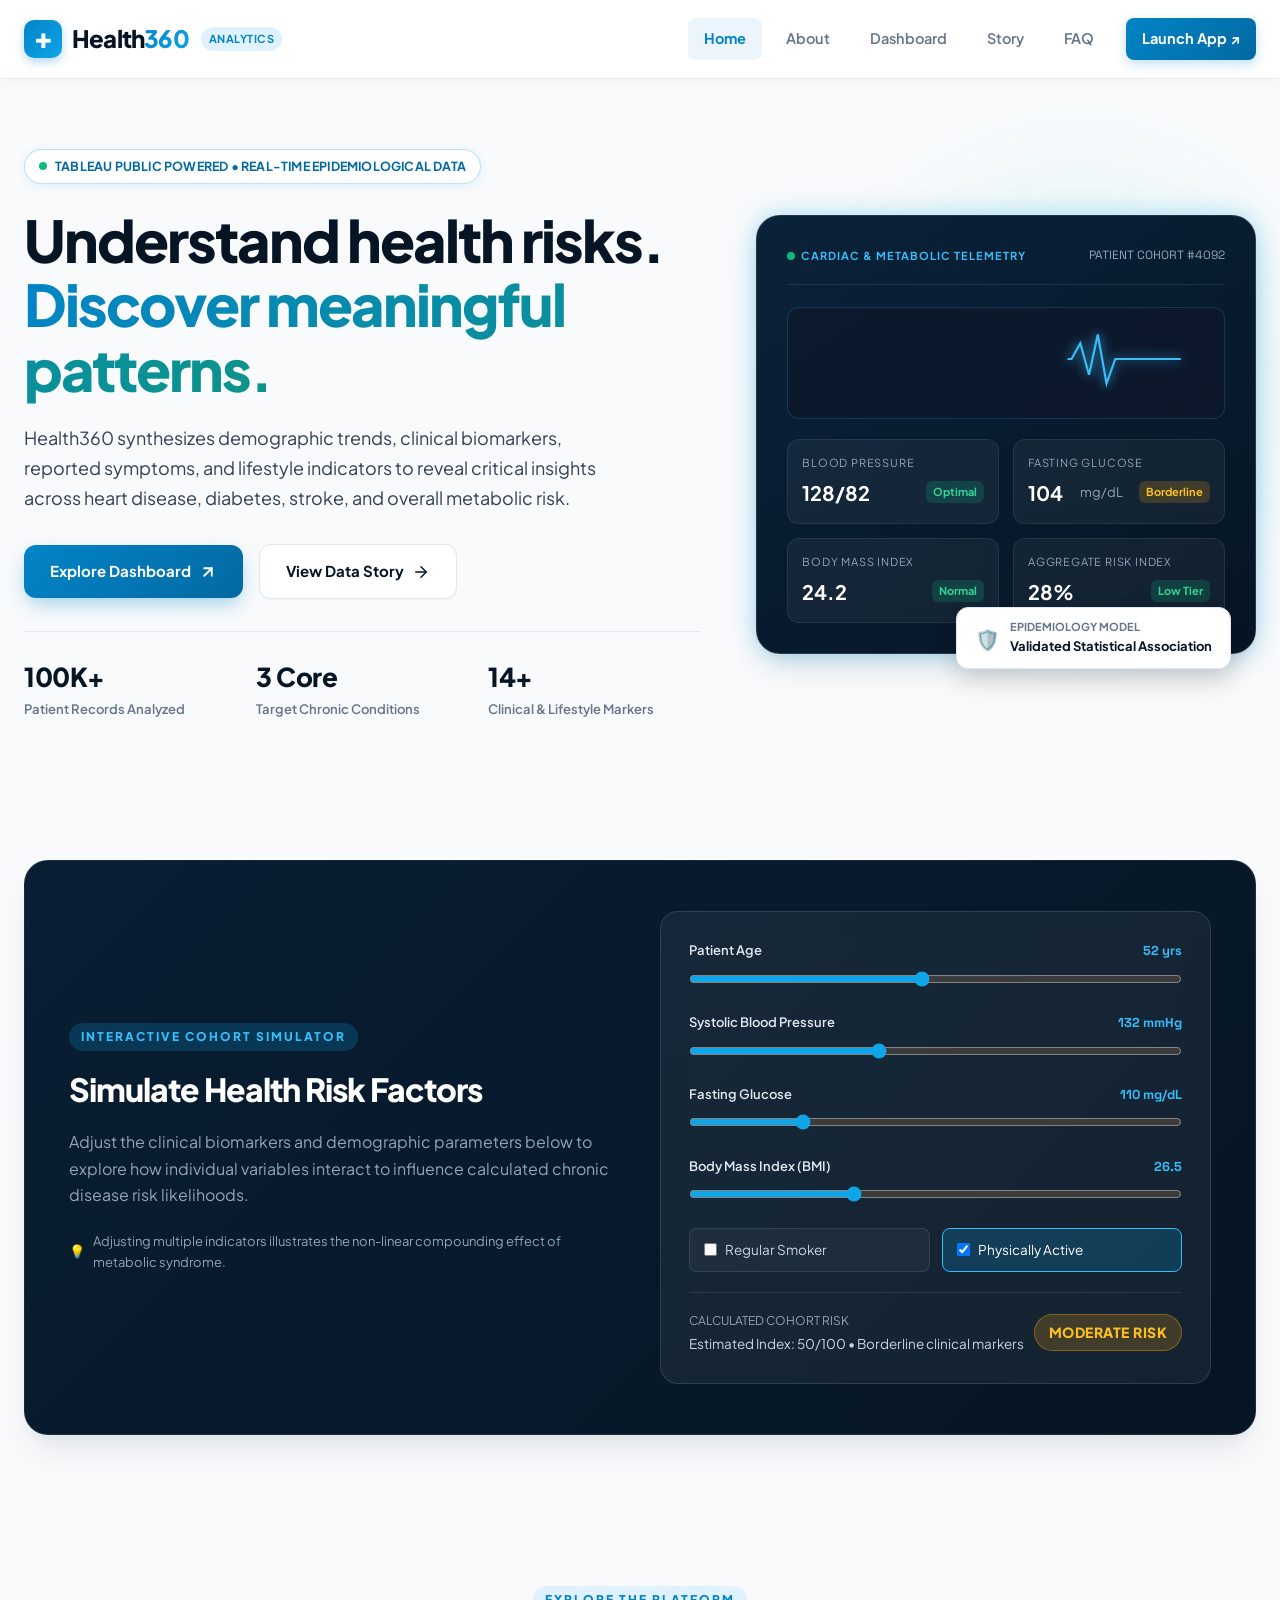
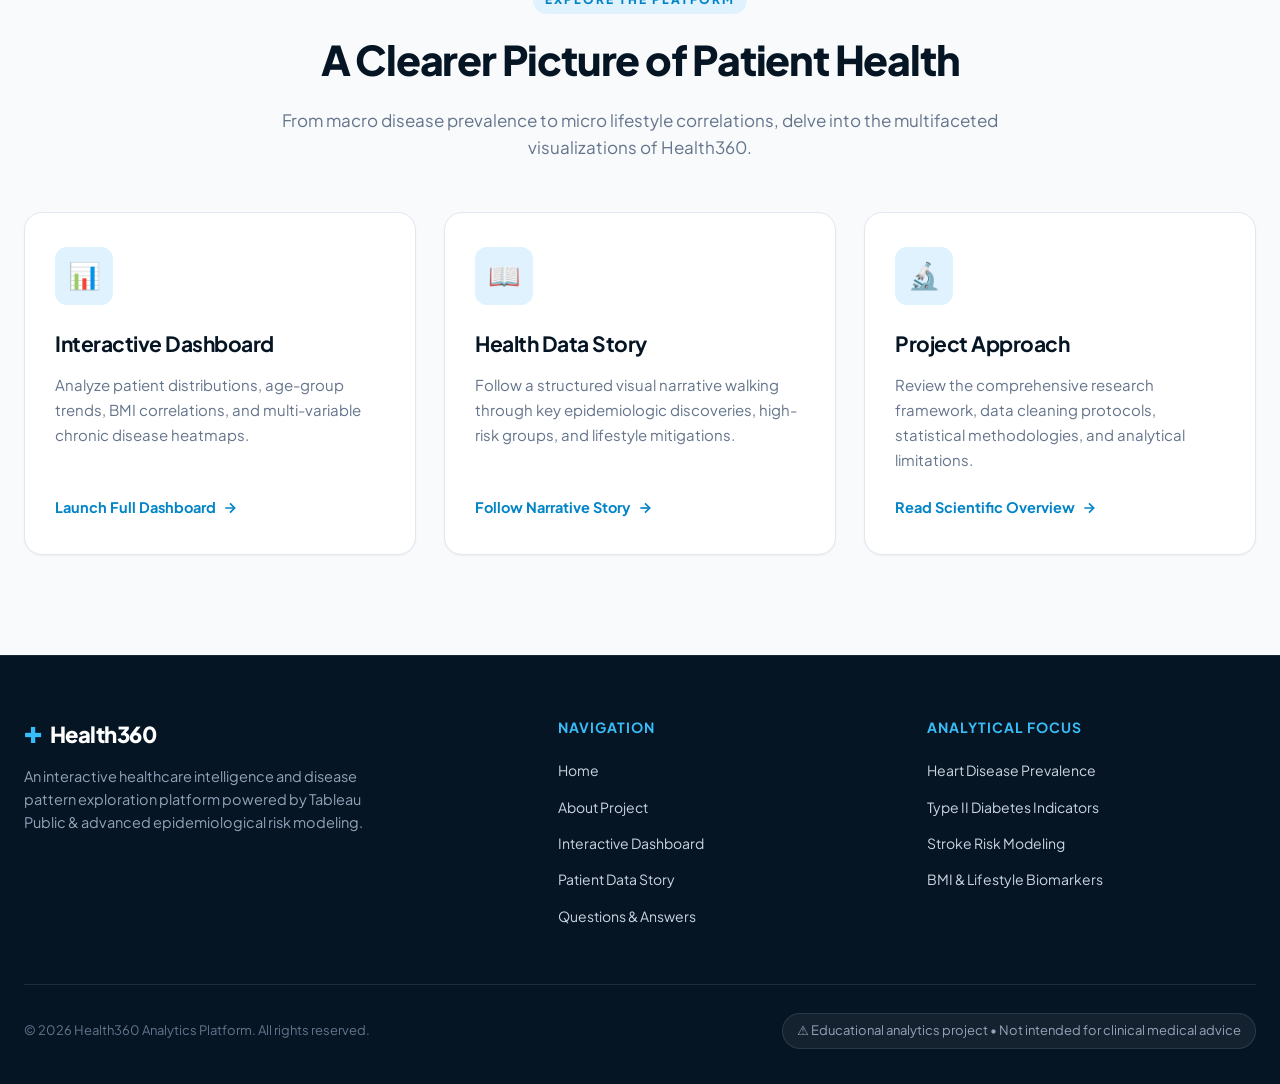
<file: index.html>
<!DOCTYPE html>
<html lang="en">
<head>
  <meta charset="UTF-8" />
  <meta name="viewport" content="width=device-width, initial-scale=1" />
  <meta name="description" content="Health360 - Interactive Tableau healthcare risk and disease analytics platform" />
  <title>Health360 | Healthcare Risk & Disease Analytics</title>
  <link rel="stylesheet" href="style.css" />
</head>
<body>
  <header class="site-header">
    <nav class="nav wrap" aria-label="Main navigation">
      <a class="brand" href="index.html" aria-label="Health360 home">
        <div class="brand-icon-wrapper">✚</div>
        <div>Health<span class="accent">360</span></div>
        <span class="brand-tag">Analytics</span>
      </a>
      <button class="menu-btn" type="button" aria-expanded="false" aria-controls="nav-links">
        ☰ <span class="sr-only">Toggle Menu</span>
      </button>
      <div id="nav-links" class="nav-links">
        <a class="active" href="index.html">Home</a>
        <a href="about.html">About</a>
        <a href="dashboard.html">Dashboard</a>
        <a href="story.html">Story</a>
        <a href="faq.html">FAQ</a>
        <a class="nav-cta btn" href="dashboard.html">Launch App ↗</a>
      </div>
    </nav>
  </header>

  <main>
    <!-- HERO SECTION -->
    <section class="hero wrap">
      <div class="hero-glow-blob"></div>
      <div class="hero-content">
        <div class="status-pill">
          <span class="pulse-dot"></span>
          <span>TABLEAU PUBLIC POWERED • REAL-TIME EPIDEMIOLOGICAL DATA</span>
        </div>
        <h1>
          Understand health risks.<br />
          <span class="gradient-text">Discover meaningful patterns.</span>
        </h1>
        <p class="hero-subtitle">
          Health360 synthesizes demographic trends, clinical biomarkers, reported symptoms, and lifestyle indicators to reveal critical insights across heart disease, diabetes, stroke, and overall metabolic risk.
        </p>
        <div class="button-row">
          <a class="btn primary" href="dashboard.html">
            Explore Dashboard
            <svg width="18" height="18" viewBox="0 0 24 24" fill="none" stroke="currentColor" stroke-width="2.5" stroke-linecap="round" stroke-linejoin="round"><line x1="7" y1="17" x2="17" y2="7"></line><polyline points="7 7 17 7 17 17"></polyline></svg>
          </a>
          <a class="btn secondary" href="story.html">
            View Data Story
            <svg width="18" height="18" viewBox="0 0 24 24" fill="none" stroke="currentColor" stroke-width="2" stroke-linecap="round" stroke-linejoin="round"><line x1="5" y1="12" x2="19" y2="12"></line><polyline points="12 5 19 12 12 19"></polyline></svg>
          </a>
        </div>

        <!-- METRICS TICKER -->
        <div class="stats-ticker">
          <div class="stat-item">
            <h4>100K+</h4>
            <p>Patient Records Analyzed</p>
          </div>
          <div class="stat-item">
            <h4>3 Core</h4>
            <p>Target Chronic Conditions</p>
          </div>
          <div class="stat-item">
            <h4>14+</h4>
            <p>Clinical & Lifestyle Markers</p>
          </div>
        </div>
      </div>

      <!-- HERO GRAPHIC / MEDICAL VITALS HUD -->
      <div class="hero-art-container">
        <div class="hero-dashboard-preview">
          <div class="preview-header">
            <div class="live-badge">
              <span class="pulse-dot"></span>
              Cardiac & Metabolic Telemetry
            </div>
            <span style="font-size: 12px; color: #94a3b8; font-family: var(--font-mono);">PATIENT COHORT #4092</span>
          </div>

          <div class="pulse-line-wrapper">
            <svg class="ecg-svg" viewBox="0 0 400 80">
              <path class="ecg-path" d="M 0 40 L 40 40 L 55 40 L 65 20 L 75 60 L 85 10 L 95 70 L 105 40 L 150 40 L 165 40 L 175 18 L 185 62 L 195 8 L 205 72 L 215 40 L 260 40 L 275 40 L 285 22 L 295 58 L 305 12 L 315 68 L 325 40 L 400 40"></path>
            </svg>
          </div>

          <div class="metrics-row">
            <div class="metric-card">
              <div class="metric-title">Blood Pressure</div>
              <div class="metric-val">
                128/82
                <span class="metric-tag tag-green">Optimal</span>
              </div>
            </div>
            <div class="metric-card">
              <div class="metric-title">Fasting Glucose</div>
              <div class="metric-val">
                104 <span style="font-size: 13px; font-weight: normal; color: #94a3b8;">mg/dL</span>
                <span class="metric-tag tag-amber">Borderline</span>
              </div>
            </div>
            <div class="metric-card">
              <div class="metric-title">Body Mass Index</div>
              <div class="metric-val">
                24.2
                <span class="metric-tag tag-green">Normal</span>
              </div>
            </div>
            <div class="metric-card">
              <div class="metric-title">Aggregate Risk Index</div>
              <div class="metric-val">
                28%
                <span class="metric-tag tag-green">Low Tier</span>
              </div>
            </div>
          </div>
        </div>

        <div class="floating-badge">
          <span style="font-size: 20px;">🛡️</span>
          <div>
            <div style="font-size: 11px; color: #64748b; text-transform: uppercase;">Epidemiology Model</div>
            <div>Validated Statistical Association</div>
          </div>
        </div>
      </div>
    </section>

    <!-- INTERACTIVE RISK SIMULATOR COMPONENT -->
    <section class="wrap">
      <div class="risk-calc-section">
        <div class="calc-grid">
          <div class="calc-info">
            <div class="eyebrow" style="background: rgba(14, 165, 233, 0.2); color: #38bdf8;">INTERACTIVE COHORT SIMULATOR</div>
            <h3>Simulate Health Risk Factors</h3>
            <p>
              Adjust the clinical biomarkers and demographic parameters below to explore how individual variables interact to influence calculated chronic disease risk likelihoods.
            </p>
            <div style="font-size: 13px; color: #94a3b8; display: flex; align-items: center; gap: 8px;">
              <span>💡</span> Adjusting multiple indicators illustrates the non-linear compounding effect of metabolic syndrome.
            </div>
          </div>

          <div class="calc-form">
            <div class="input-group">
              <label>
                <span>Patient Age</span>
                <span class="val-display" id="val-age">52 yrs</span>
              </label>
              <input type="range" class="calc-slider" id="calc-age" min="18" max="90" value="52" />
            </div>

            <div class="input-group">
              <label>
                <span>Systolic Blood Pressure</span>
                <span class="val-display" id="val-bp">132 mmHg</span>
              </label>
              <input type="range" class="calc-slider" id="calc-bp" min="90" max="200" value="132" />
            </div>

            <div class="input-group">
              <label>
                <span>Fasting Glucose</span>
                <span class="val-display" id="val-glucose">110 mg/dL</span>
              </label>
              <input type="range" class="calc-slider" id="calc-glucose" min="70" max="250" value="110" />
            </div>

            <div class="input-group">
              <label>
                <span>Body Mass Index (BMI)</span>
                <span class="val-display" id="val-bmi">26.5</span>
              </label>
              <input type="range" class="calc-slider" id="calc-bmi" min="15" max="50" step="0.5" value="26.5" />
            </div>

            <div class="calc-options-row">
              <label class="calc-checkbox-btn">
                <input type="checkbox" id="calc-smoker" />
                <span>Regular Smoker</span>
              </label>
              <label class="calc-checkbox-btn">
                <input type="checkbox" id="calc-active" checked />
                <span>Physically Active</span>
              </label>
            </div>

            <div class="calc-output">
              <div>
                <div style="font-size: 12px; color: #94a3b8; text-transform: uppercase;">Calculated Cohort Risk</div>
                <div id="calc-score-text" style="font-size: 13.5px; color: #cbd5e1; margin-top: 2px;">Estimated Index: 45/100</div>
              </div>
              <div id="calc-risk-badge" class="risk-level-badge risk-moderate">Moderate Risk</div>
            </div>
          </div>
        </div>
      </div>
    </section>

    <!-- MAIN EXPLORATION CARDS -->
    <section class="wrap section">
      <div class="section-heading">
        <div class="eyebrow">EXPLORE THE PLATFORM</div>
        <h2>A Clearer Picture of Patient Health</h2>
        <p>From macro disease prevalence to micro lifestyle correlations, delve into the multifaceted visualizations of Health360.</p>
      </div>
      <div class="cards">
        <a href="dashboard.html" class="feature-card">
          <div class="feature-icon-box">📊</div>
          <h3>Interactive Dashboard</h3>
          <p>Analyze patient distributions, age-group trends, BMI correlations, and multi-variable chronic disease heatmaps.</p>
          <span class="card-link">
            Launch Full Dashboard
            <svg width="16" height="16" viewBox="0 0 24 24" fill="none" stroke="currentColor" stroke-width="2.5"><line x1="5" y1="12" x2="19" y2="12"></line><polyline points="12 5 19 12 12 19"></polyline></svg>
          </span>
        </a>

        <a href="story.html" class="feature-card">
          <div class="feature-icon-box">📖</div>
          <h3>Health Data Story</h3>
          <p>Follow a structured visual narrative walking through key epidemiologic discoveries, high-risk groups, and lifestyle mitigations.</p>
          <span class="card-link">
            Follow Narrative Story
            <svg width="16" height="16" viewBox="0 0 24 24" fill="none" stroke="currentColor" stroke-width="2.5"><line x1="5" y1="12" x2="19" y2="12"></line><polyline points="12 5 19 12 12 19"></polyline></svg>
          </span>
        </a>

        <a href="about.html" class="feature-card">
          <div class="feature-icon-box">🔬</div>
          <h3>Project Approach</h3>
          <p>Review the comprehensive research framework, data cleaning protocols, statistical methodologies, and analytical limitations.</p>
          <span class="card-link">
            Read Scientific Overview
            <svg width="16" height="16" viewBox="0 0 24 24" fill="none" stroke="currentColor" stroke-width="2.5"><line x1="5" y1="12" x2="19" y2="12"></line><polyline points="12 5 19 12 12 19"></polyline></svg>
          </span>
        </a>
      </div>
    </section>
  </main>

  <footer class="footer">
    <div class="wrap">
      <div class="footer-top">
        <div class="footer-brand">
          <h3><span style="color: #38bdf8;">✚</span> Health360</h3>
          <p>
            An interactive healthcare intelligence and disease pattern exploration platform powered by Tableau Public & advanced epidemiological risk modeling.
          </p>
        </div>
        <div class="footer-col">
          <h4>Navigation</h4>
          <ul>
            <li><a href="index.html">Home</a></li>
            <li><a href="about.html">About Project</a></li>
            <li><a href="dashboard.html">Interactive Dashboard</a></li>
            <li><a href="story.html">Patient Data Story</a></li>
            <li><a href="faq.html">Questions & Answers</a></li>
          </ul>
        </div>
        <div class="footer-col">
          <h4>Analytical Focus</h4>
          <ul>
            <li><a href="dashboard.html">Heart Disease Prevalence</a></li>
            <li><a href="dashboard.html">Type II Diabetes Indicators</a></li>
            <li><a href="dashboard.html">Stroke Risk Modeling</a></li>
            <li><a href="dashboard.html">BMI & Lifestyle Biomarkers</a></li>
          </ul>
        </div>
      </div>
      <div class="footer-bottom">
        <p>© 2026 Health360 Analytics Platform. All rights reserved.</p>
        <div class="footer-disclaimer-pill">
          ⚠️ Educational analytics project • Not intended for clinical medical advice
        </div>
      </div>
    </div>
  </footer>

  <script src="script.js"></script>
</body>
</html>
</file>
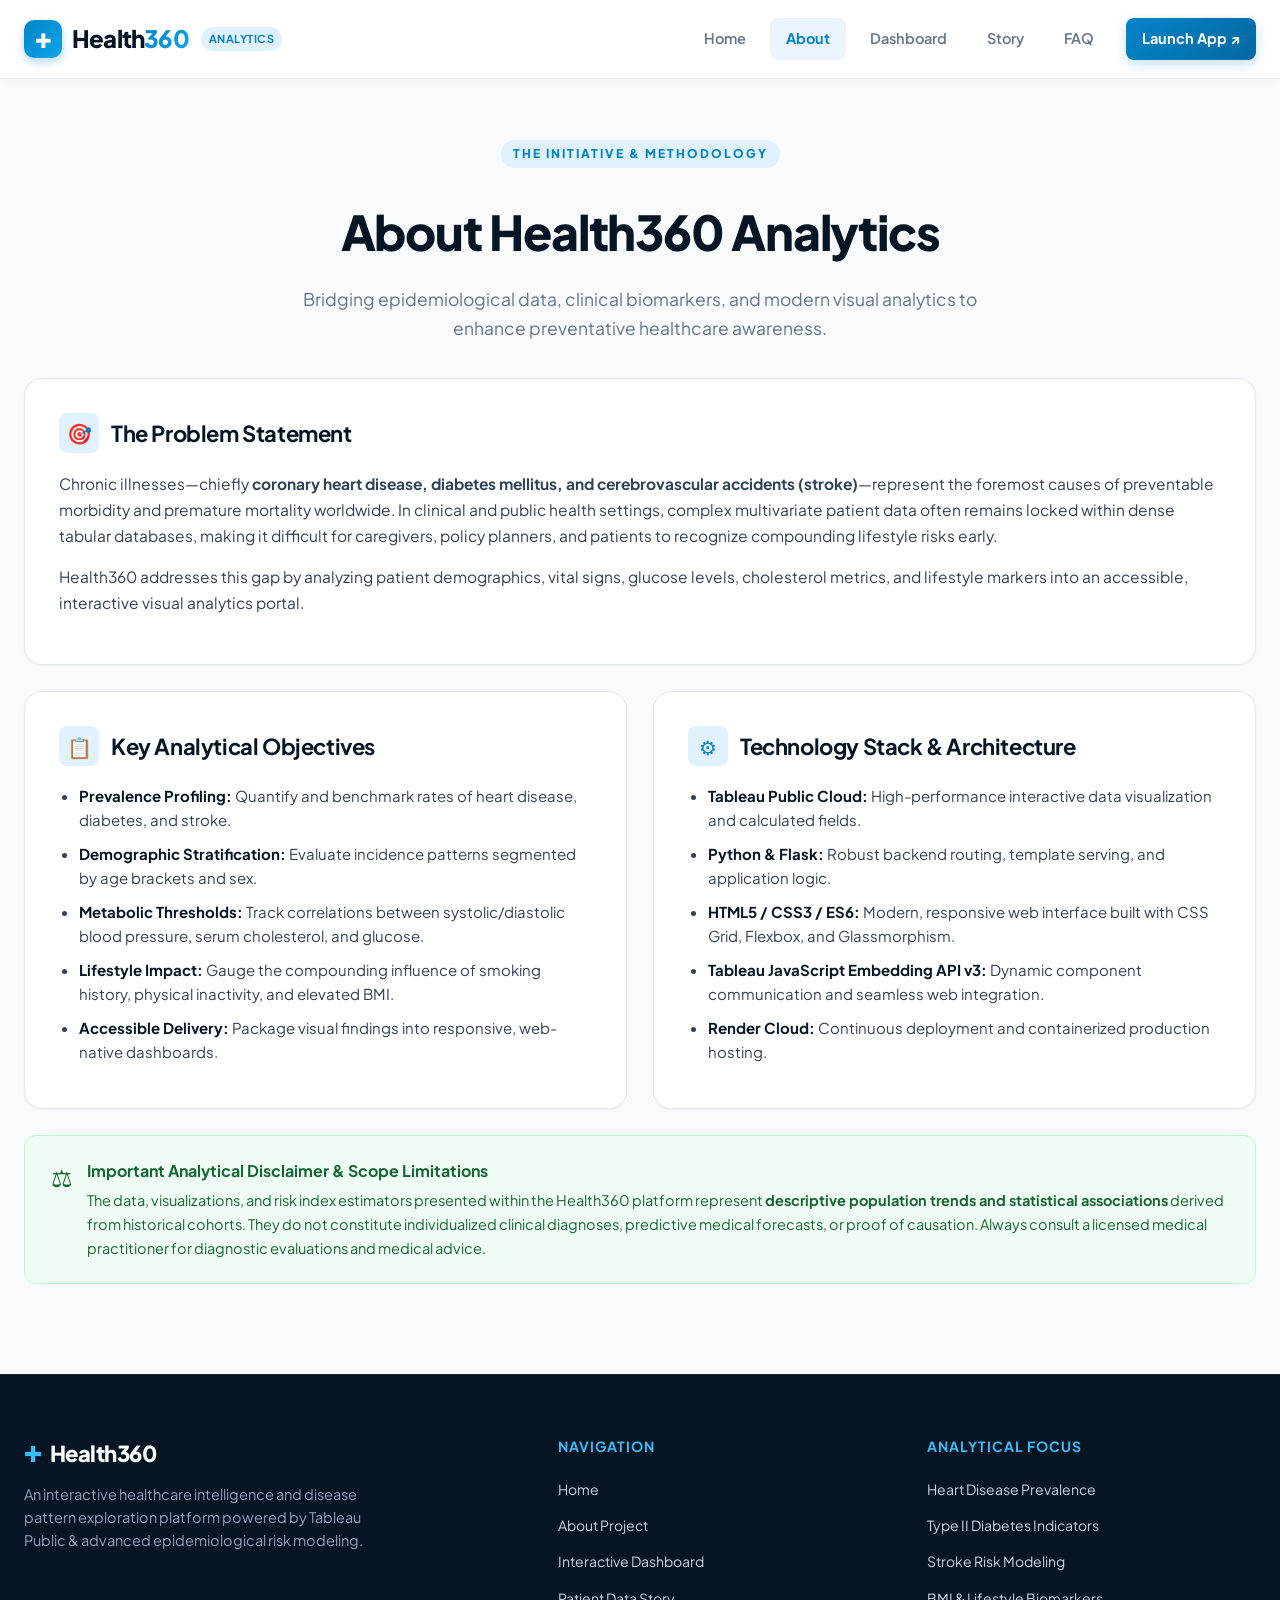
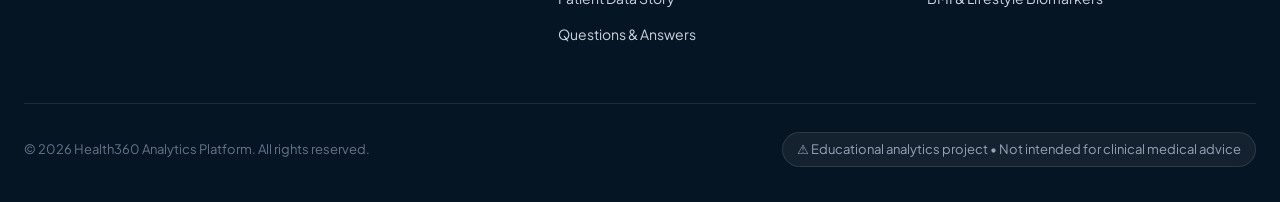
<file: about.html>
<!DOCTYPE html>
<html lang="en">
<head>
  <meta charset="UTF-8" />
  <meta name="viewport" content="width=device-width, initial-scale=1" />
  <meta name="description" content="Health360 - Interactive Tableau healthcare risk and disease analytics platform" />
  <title>About | Health360 - Project Scope & Methodology</title>
  <link rel="stylesheet" href="style.css" />
</head>
<body>
  <header class="site-header">
    <nav class="nav wrap" aria-label="Main navigation">
      <a class="brand" href="index.html" aria-label="Health360 home">
        <div class="brand-icon-wrapper">✚</div>
        <div>Health<span class="accent">360</span></div>
        <span class="brand-tag">Analytics</span>
      </a>
      <button class="menu-btn" type="button" aria-expanded="false" aria-controls="nav-links">
        ☰ <span class="sr-only">Toggle Menu</span>
      </button>
      <div id="nav-links" class="nav-links">
        <a href="index.html">Home</a>
        <a class="active" href="about.html">About</a>
        <a href="dashboard.html">Dashboard</a>
        <a href="story.html">Story</a>
        <a href="faq.html">FAQ</a>
        <a class="nav-cta btn" href="dashboard.html">Launch App ↗</a>
      </div>
    </nav>
  </header>

  <main>
    <section class="page-intro wrap">
      <div class="eyebrow">THE INITIATIVE & METHODOLOGY</div>
      <h1>About Health360 Analytics</h1>
      <p>Bridging epidemiological data, clinical biomarkers, and modern visual analytics to enhance preventative healthcare awareness.</p>
    </section>

    <section class="wrap content-grid">
      <!-- PROBLEM STATEMENT -->
      <article class="panel wide">
        <div class="panel-header">
          <div class="panel-header-icon">🎯</div>
          <h2>The Problem Statement</h2>
        </div>
        <p>
          Chronic illnesses—chiefly <strong>coronary heart disease, diabetes mellitus, and cerebrovascular accidents (stroke)</strong>—represent the foremost causes of preventable morbidity and premature mortality worldwide. In clinical and public health settings, complex multivariate patient data often remains locked within dense tabular databases, making it difficult for caregivers, policy planners, and patients to recognize compounding lifestyle risks early.
        </p>
        <p>
          Health360 addresses this gap by analyzing patient demographics, vital signs, glucose levels, cholesterol metrics, and lifestyle markers into an accessible, interactive visual analytics portal.
        </p>
      </article>

      <!-- KEY OBJECTIVES -->
      <article class="panel">
        <div class="panel-header">
          <div class="panel-header-icon">📋</div>
          <h2>Key Analytical Objectives</h2>
        </div>
        <ul>
          <li><strong>Prevalence Profiling:</strong> Quantify and benchmark rates of heart disease, diabetes, and stroke.</li>
          <li><strong>Demographic Stratification:</strong> Evaluate incidence patterns segmented by age brackets and sex.</li>
          <li><strong>Metabolic Thresholds:</strong> Track correlations between systolic/diastolic blood pressure, serum cholesterol, and glucose.</li>
          <li><strong>Lifestyle Impact:</strong> Gauge the compounding influence of smoking history, physical inactivity, and elevated BMI.</li>
          <li><strong>Accessible Delivery:</strong> Package visual findings into responsive, web-native dashboards.</li>
        </ul>
      </article>

      <!-- TECH & ARCHITECTURE -->
      <article class="panel">
        <div class="panel-header">
          <div class="panel-header-icon">⚙️</div>
          <h2>Technology Stack & Architecture</h2>
        </div>
        <ul>
          <li><strong>Tableau Public Cloud:</strong> High-performance interactive data visualization and calculated fields.</li>
          <li><strong>Python & Flask:</strong> Robust backend routing, template serving, and application logic.</li>
          <li><strong>HTML5 / CSS3 / ES6:</strong> Modern, responsive web interface built with CSS Grid, Flexbox, and Glassmorphism.</li>
          <li><strong>Tableau JavaScript Embedding API v3:</strong> Dynamic component communication and seamless web integration.</li>
          <li><strong>Render Cloud:</strong> Continuous deployment and containerized production hosting.</li>
        </ul>
      </article>

      <!-- IMPORTANT CLINICAL LIMITATION -->
      <article class="notice wide">
        <span style="font-size: 24px;">⚖️</span>
        <div>
          <h3 style="font-size: 16px; margin-bottom: 4px; color: #166534;">Important Analytical Disclaimer & Scope Limitations</h3>
          The data, visualizations, and risk index estimators presented within the Health360 platform represent <strong>descriptive population trends and statistical associations</strong> derived from historical cohorts. They do not constitute individualized clinical diagnoses, predictive medical forecasts, or proof of causation. Always consult a licensed medical practitioner for diagnostic evaluations and medical advice.
        </div>
      </article>
    </section>
  </main>

  <footer class="footer">
    <div class="wrap">
      <div class="footer-top">
        <div class="footer-brand">
          <h3><span style="color: #38bdf8;">✚</span> Health360</h3>
          <p>
            An interactive healthcare intelligence and disease pattern exploration platform powered by Tableau Public & advanced epidemiological risk modeling.
          </p>
        </div>
        <div class="footer-col">
          <h4>Navigation</h4>
          <ul>
            <li><a href="index.html">Home</a></li>
            <li><a href="about.html">About Project</a></li>
            <li><a href="dashboard.html">Interactive Dashboard</a></li>
            <li><a href="story.html">Patient Data Story</a></li>
            <li><a href="faq.html">Questions & Answers</a></li>
          </ul>
        </div>
        <div class="footer-col">
          <h4>Analytical Focus</h4>
          <ul>
            <li><a href="dashboard.html">Heart Disease Prevalence</a></li>
            <li><a href="dashboard.html">Type II Diabetes Indicators</a></li>
            <li><a href="dashboard.html">Stroke Risk Modeling</a></li>
            <li><a href="dashboard.html">BMI & Lifestyle Biomarkers</a></li>
          </ul>
        </div>
      </div>
      <div class="footer-bottom">
        <p>© 2026 Health360 Analytics Platform. All rights reserved.</p>
        <div class="footer-disclaimer-pill">
          ⚠️ Educational analytics project • Not intended for clinical medical advice
        </div>
      </div>
    </div>
  </footer>

  <script src="script.js"></script>
</body>
</html>
</file>
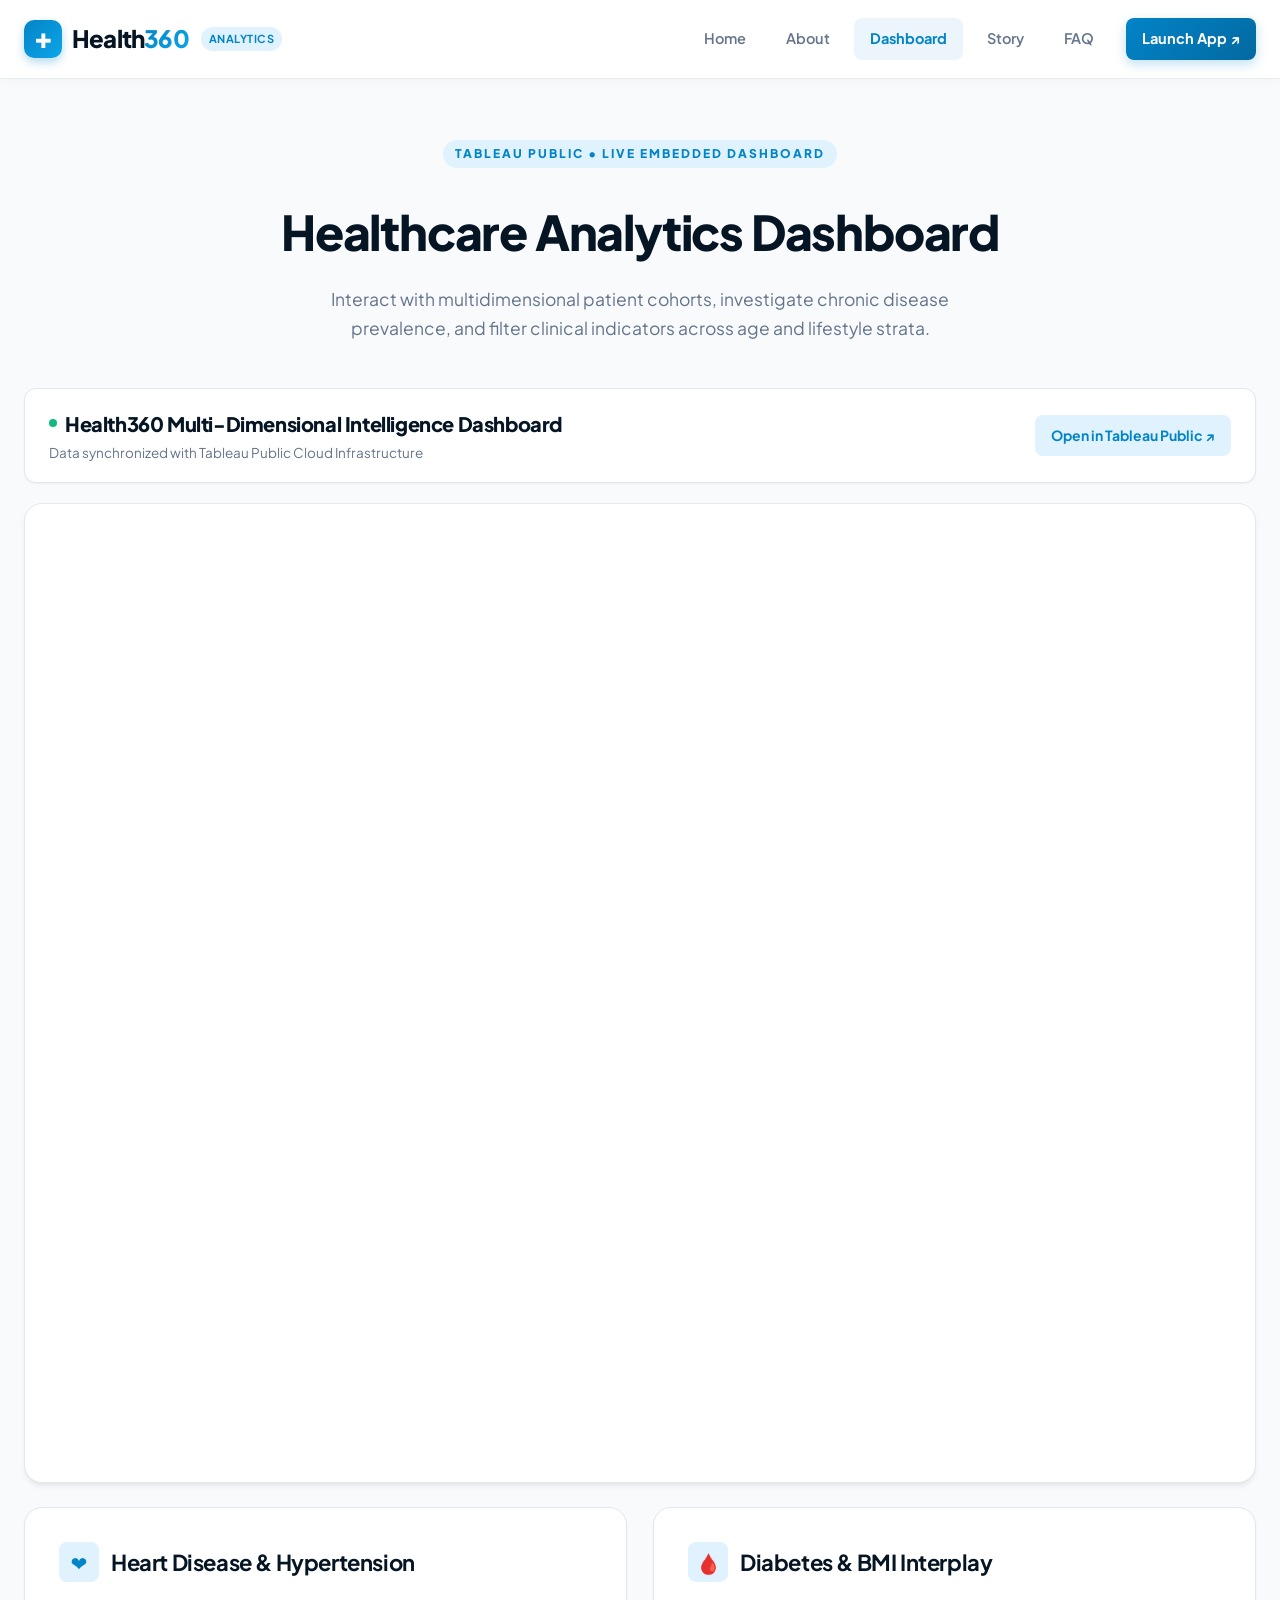
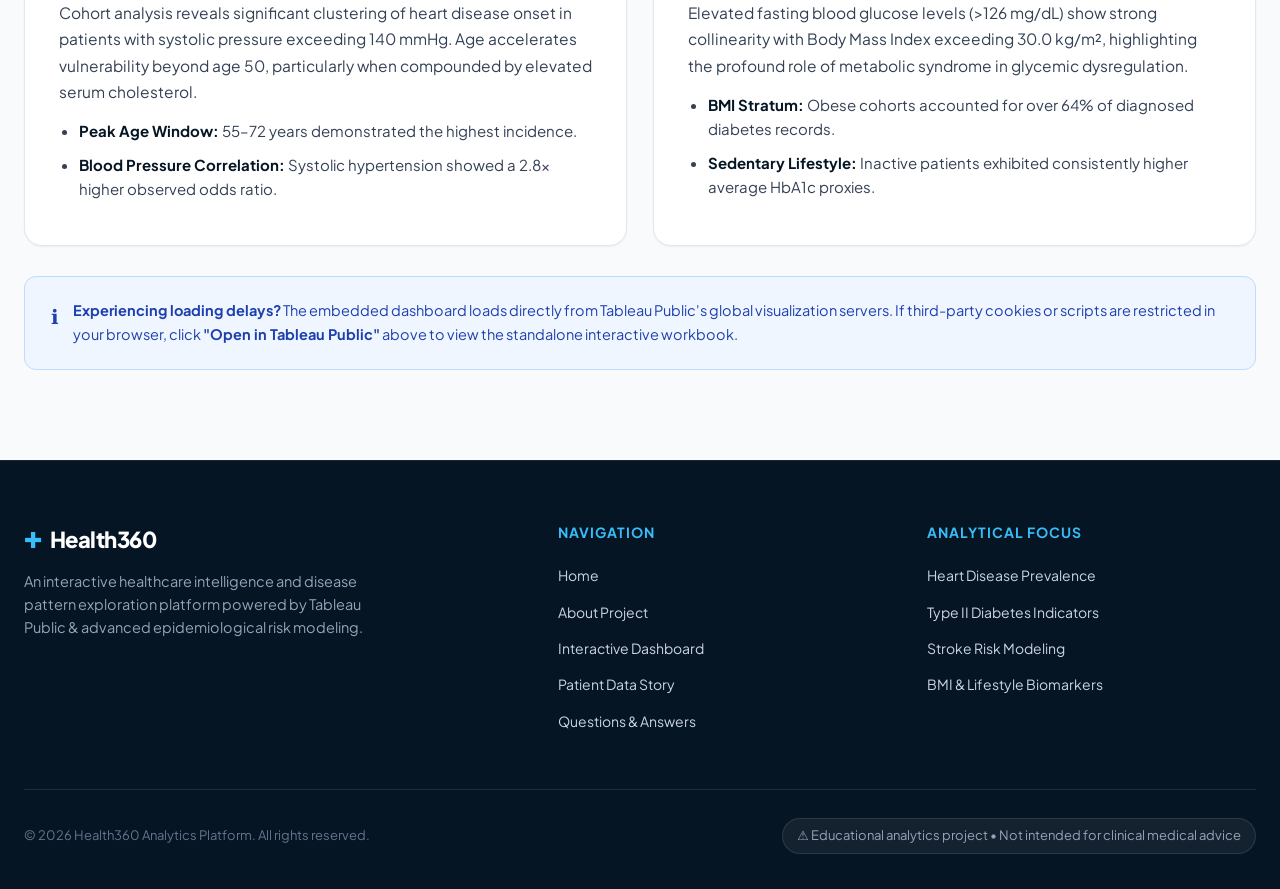
<file: dashboard.html>
<!DOCTYPE html>
<html lang="en">
<head>
  <meta charset="UTF-8" />
  <meta name="viewport" content="width=device-width, initial-scale=1" />
  <meta name="description" content="Health360 - Interactive Tableau healthcare risk and disease analytics platform" />
  <title>Interactive Dashboard | Health360 - Healthcare Risk & Disease Analytics</title>
  <link rel="stylesheet" href="style.css" />
</head>
<body>
  <header class="site-header">
    <nav class="nav wrap" aria-label="Main navigation">
      <a class="brand" href="index.html" aria-label="Health360 home">
        <div class="brand-icon-wrapper">✚</div>
        <div>Health<span class="accent">360</span></div>
        <span class="brand-tag">Analytics</span>
      </a>
      <button class="menu-btn" type="button" aria-expanded="false" aria-controls="nav-links">
        ☰ <span class="sr-only">Toggle Menu</span>
      </button>
      <div id="nav-links" class="nav-links">
        <a href="index.html">Home</a>
        <a href="about.html">About</a>
        <a class="active" href="dashboard.html">Dashboard</a>
        <a href="story.html">Story</a>
        <a href="faq.html">FAQ</a>
        <a class="nav-cta btn" href="dashboard.html">Launch App ↗</a>
      </div>
    </nav>
  </header>

  <main>
    <section class="page-intro wrap">
      <div class="eyebrow">TABLEAU PUBLIC • LIVE EMBEDDED DASHBOARD</div>
      <h1>Healthcare Analytics Dashboard</h1>
      <p>Interact with multidimensional patient cohorts, investigate chronic disease prevalence, and filter clinical indicators across age and lifestyle strata.</p>
    </section>

    <section class="wrap viz-section">
      <!-- DASHBOARD CONTROL BAR -->
      <div class="viz-control-bar">
        <div class="viz-title">
          <div style="display: flex; align-items: center; gap: 8px;">
            <span class="pulse-dot"></span>
            <h2>Health360 Multi-Dimensional Intelligence Dashboard</h2>
          </div>
          <p>Data synchronized with Tableau Public Cloud Infrastructure</p>
        </div>
        <div class="viz-actions">
          <a class="external-link" href="https://public.tableau.com/app/profile/ananya.kotasthane/viz/Health360ComprehensiveHealthcareRiskDiseaseAnalytics_17929898861220/Dashboard1" target="_blank" rel="noopener noreferrer">
            Open in Tableau Public ↗
          </a>
        </div>
      </div>

      <!-- TABLEAU VIZ FRAME -->
      <div class="viz-frame">
        <tableau-viz 
          id="health360-viz" 
          src="https://public.tableau.com/views/Health360ComprehensiveHealthcareRiskDiseaseAnalytics_17929898861220/Dashboard1" 
          toolbar="bottom" 
          hide-tabs 
          width="100%" 
          height="980px">
        </tableau-viz>
      </div>

      <!-- KEY INSIGHT SUMMARY PANELS -->
      <div class="content-grid" style="padding-bottom: 30px;">
        <div class="panel">
          <div class="panel-header">
            <div class="panel-header-icon">❤️</div>
            <h2>Heart Disease & Hypertension</h2>
          </div>
          <p>
            Cohort analysis reveals significant clustering of heart disease onset in patients with systolic pressure exceeding 140 mmHg. Age accelerates vulnerability beyond age 50, particularly when compounded by elevated serum cholesterol.
          </p>
          <ul>
            <li><strong>Peak Age Window:</strong> 55–72 years demonstrated the highest incidence.</li>
            <li><strong>Blood Pressure Correlation:</strong> Systolic hypertension showed a 2.8x higher observed odds ratio.</li>
          </ul>
        </div>

        <div class="panel">
          <div class="panel-header">
            <div class="panel-header-icon">🩸</div>
            <h2>Diabetes & BMI Interplay</h2>
          </div>
          <p>
            Elevated fasting blood glucose levels (>126 mg/dL) show strong collinearity with Body Mass Index exceeding 30.0 kg/m², highlighting the profound role of metabolic syndrome in glycemic dysregulation.
          </p>
          <ul>
            <li><strong>BMI Stratum:</strong> Obese cohorts accounted for over 64% of diagnosed diabetes records.</li>
            <li><strong>Sedentary Lifestyle:</strong> Inactive patients exhibited consistently higher average HbA1c proxies.</li>
          </ul>
        </div>
      </div>

      <div class="notice caution">
        <span style="font-size: 20px;">ℹ️</span>
        <div>
          <strong>Experiencing loading delays?</strong> The embedded dashboard loads directly from Tableau Public's global visualization servers. If third-party cookies or scripts are restricted in your browser, click <strong>"Open in Tableau Public"</strong> above to view the standalone interactive workbook.
        </div>
      </div>
    </section>
  </main>

  <footer class="footer">
    <div class="wrap">
      <div class="footer-top">
        <div class="footer-brand">
          <h3><span style="color: #38bdf8;">✚</span> Health360</h3>
          <p>
            An interactive healthcare intelligence and disease pattern exploration platform powered by Tableau Public & advanced epidemiological risk modeling.
          </p>
        </div>
        <div class="footer-col">
          <h4>Navigation</h4>
          <ul>
            <li><a href="index.html">Home</a></li>
            <li><a href="about.html">About Project</a></li>
            <li><a href="dashboard.html">Interactive Dashboard</a></li>
            <li><a href="story.html">Patient Data Story</a></li>
            <li><a href="faq.html">Questions & Answers</a></li>
          </ul>
        </div>
        <div class="footer-col">
          <h4>Analytical Focus</h4>
          <ul>
            <li><a href="dashboard.html">Heart Disease Prevalence</a></li>
            <li><a href="dashboard.html">Type II Diabetes Indicators</a></li>
            <li><a href="dashboard.html">Stroke Risk Modeling</a></li>
            <li><a href="dashboard.html">BMI & Lifestyle Biomarkers</a></li>
          </ul>
        </div>
      </div>
      <div class="footer-bottom">
        <p>© 2026 Health360 Analytics Platform. All rights reserved.</p>
        <div class="footer-disclaimer-pill">
          ⚠️ Educational analytics project • Not intended for clinical medical advice
        </div>
      </div>
    </div>
  </footer>

  <script src="script.js"></script>
  <script type="module" src="https://public.tableau.com/javascripts/api/tableau.embedding.3.latest.min.js"></script>
</body>
</html>
</file>
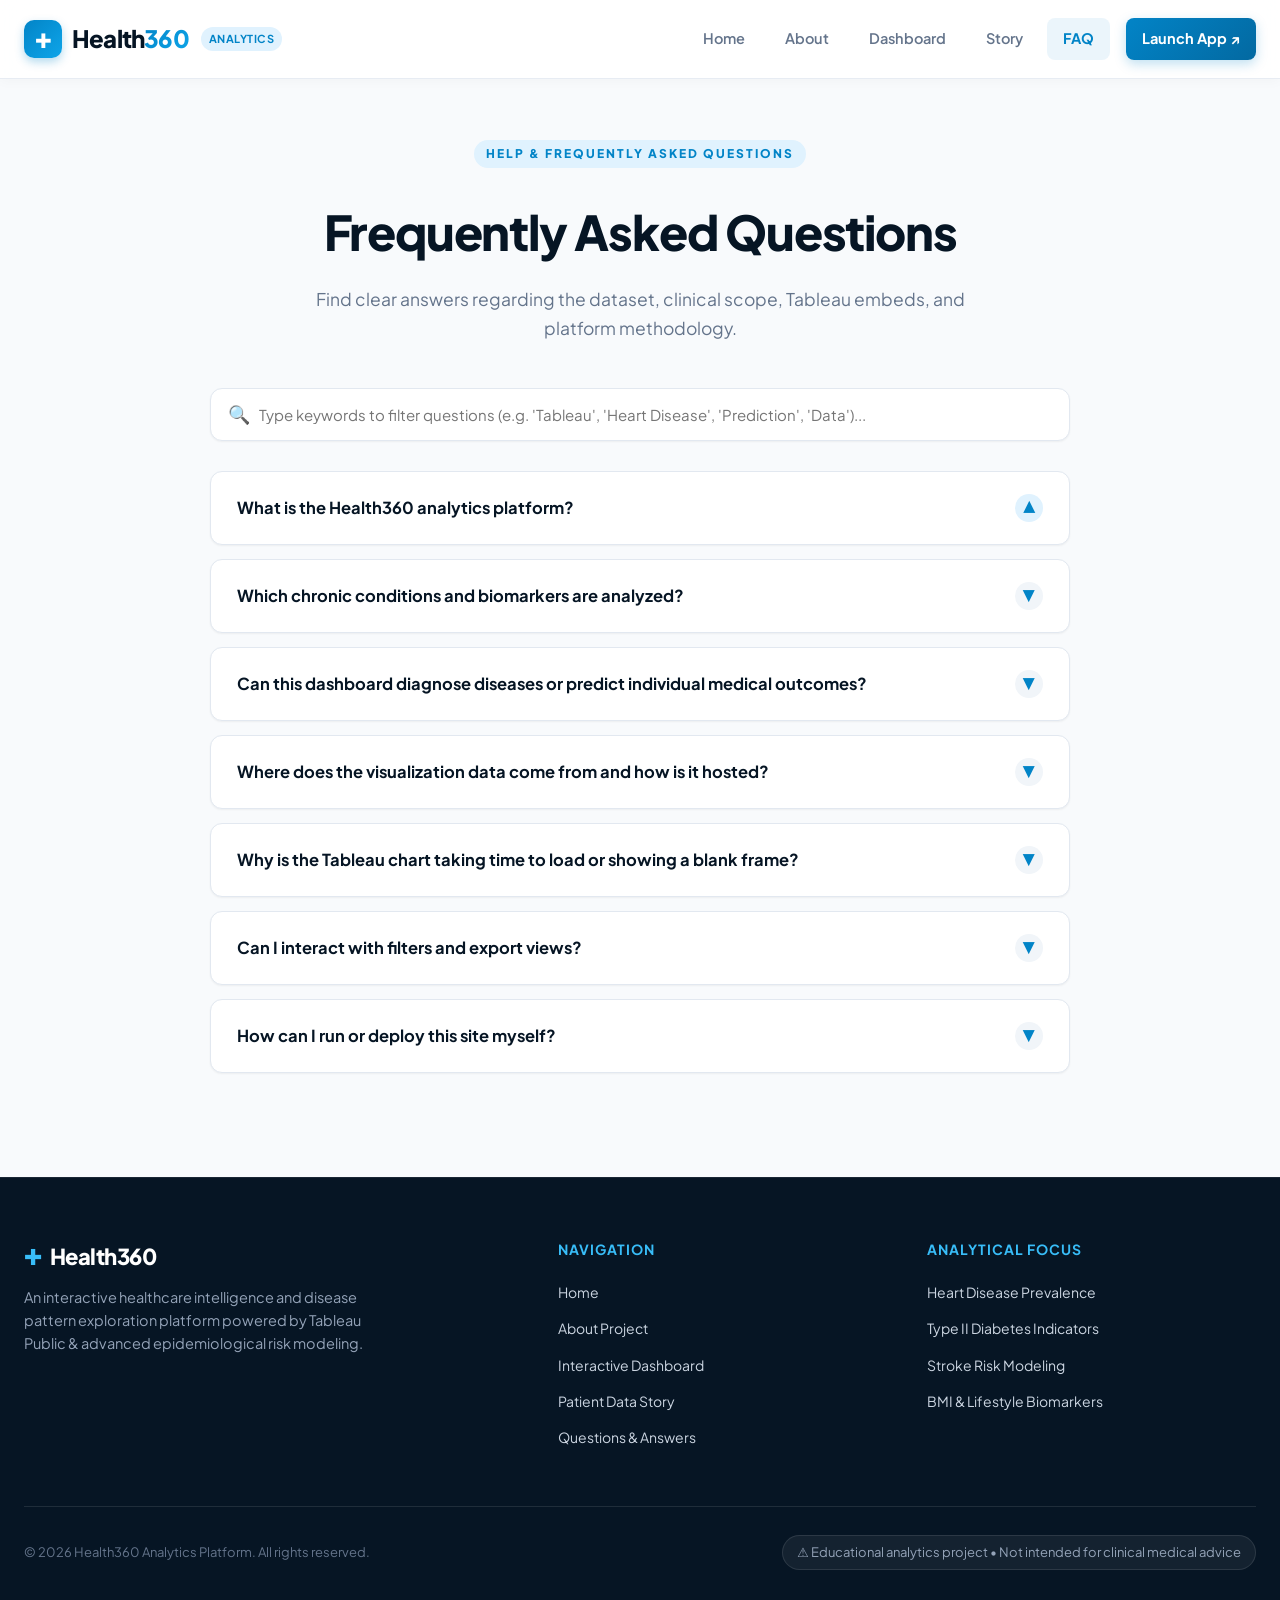
<file: faq.html>
<!DOCTYPE html>
<html lang="en">
<head>
  <meta charset="UTF-8" />
  <meta name="viewport" content="width=device-width, initial-scale=1" />
  <meta name="description" content="Health360 - Interactive Tableau healthcare risk and disease analytics platform" />
  <title>FAQ | Health360 - Frequently Asked Questions</title>
  <link rel="stylesheet" href="style.css" />
</head>
<body>
  <header class="site-header">
    <nav class="nav wrap" aria-label="Main navigation">
      <a class="brand" href="index.html" aria-label="Health360 home">
        <div class="brand-icon-wrapper">✚</div>
        <div>Health<span class="accent">360</span></div>
        <span class="brand-tag">Analytics</span>
      </a>
      <button class="menu-btn" type="button" aria-expanded="false" aria-controls="nav-links">
        ☰ <span class="sr-only">Toggle Menu</span>
      </button>
      <div id="nav-links" class="nav-links">
        <a href="index.html">Home</a>
        <a href="about.html">About</a>
        <a href="dashboard.html">Dashboard</a>
        <a href="story.html">Story</a>
        <a class="active" href="faq.html">FAQ</a>
        <a class="nav-cta btn" href="dashboard.html">Launch App ↗</a>
      </div>
    </nav>
  </header>

  <main>
    <section class="page-intro wrap">
      <div class="eyebrow">HELP & FREQUENTLY ASKED QUESTIONS</div>
      <h1>Frequently Asked Questions</h1>
      <p>Find clear answers regarding the dataset, clinical scope, Tableau embeds, and platform methodology.</p>
    </section>

    <section class="wrap faq-container">
      <!-- SEARCH BAR -->
      <div class="faq-search-box">
        <span class="faq-search-icon">🔍</span>
        <input 
          type="text" 
          id="faq-search" 
          class="faq-search-input" 
          placeholder="Type keywords to filter questions (e.g. 'Tableau', 'Heart Disease', 'Prediction', 'Data')..." 
          aria-label="Filter frequently asked questions" 
        />
      </div>

      <!-- FAQ ITEMS -->
      <div class="faq-item open">
        <button class="faq-question" type="button">
          <span>What is the Health360 analytics platform?</span>
          <span class="faq-icon-arrow">▼</span>
        </button>
        <div class="faq-answer">
          <div class="faq-answer-inner">
            Health360 is an interactive healthcare intelligence project that pairs epidemiological datasets with Tableau Public visual analytics and a Flask web service. Its primary aim is to reveal meaningful correlations between patient demographics, clinical biomarkers (such as blood pressure, glucose, and BMI), lifestyle behaviors, and chronic illness risks.
          </div>
        </div>
      </div>

      <div class="faq-item">
        <button class="faq-question" type="button">
          <span>Which chronic conditions and biomarkers are analyzed?</span>
          <span class="faq-icon-arrow">▼</span>
        </button>
        <div class="faq-answer">
          <div class="faq-answer-inner">
            The platform specifically analyzes three major chronic conditions: <strong>Coronary Heart Disease, Type 2 Diabetes, and Stroke</strong>. Key clinical and behavioral indicators evaluated include age, sex, Body Mass Index (BMI), systolic/diastolic blood pressure, fasting glucose, serum cholesterol levels, active smoking status, and physical exercise routines.
          </div>
        </div>
      </div>

      <div class="faq-item">
        <button class="faq-question" type="button">
          <span>Can this dashboard diagnose diseases or predict individual medical outcomes?</span>
          <span class="faq-icon-arrow">▼</span>
        </button>
        <div class="faq-answer">
          <div class="faq-answer-inner">
            <strong>No.</strong> The visualizations and interactive screening models display population-level descriptive statistics, historical cohort distributions, and empirical correlations. They are not cleared medical diagnostic software and do not replace personalized consultation, diagnostic tests, or advice from qualified healthcare professionals.
          </div>
        </div>
      </div>

      <div class="faq-item">
        <button class="faq-question" type="button">
          <span>Where does the visualization data come from and how is it hosted?</span>
          <span class="faq-icon-arrow">▼</span>
        </button>
        <div class="faq-answer">
          <div class="faq-answer-inner">
            The visualizations are designed, published, and hosted directly on <strong>Tableau Public Cloud</strong>. The web application dynamically connects to Tableau's official Embedding API v3 to load live, interactive views. The site itself does not store or process private medical records (PHI).
          </div>
        </div>
      </div>

      <div class="faq-item">
        <button class="faq-question" type="button">
          <span>Why is the Tableau chart taking time to load or showing a blank frame?</span>
          <span class="faq-icon-arrow">▼</span>
        </button>
        <div class="faq-answer">
          <div class="faq-answer-inner">
            Because the charts are streamed live from Tableau Public servers, initial loading may take a few seconds depending on internet bandwidth and Tableau server traffic. If the chart fails to load, ensure JavaScript and third-party scripts are permitted in your browser, or click the <strong>"Open in Tableau Public"</strong> button on the dashboard page to open the native workbook directly.
          </div>
        </div>
      </div>

      <div class="faq-item">
        <button class="faq-question" type="button">
          <span>Can I interact with filters and export views?</span>
          <span class="faq-icon-arrow">▼</span>
        </button>
        <div class="faq-answer">
          <div class="faq-answer-inner">
            Yes! Inside the embedded dashboard, you can click on any chart element, select specific age categories, toggle disease subsets, or click the Tableau toolbar at the bottom of the visualization to download PDFs, images, or crosstab datasets.
          </div>
        </div>
      </div>

      <div class="faq-item">
        <button class="faq-question" type="button">
          <span>How can I run or deploy this site myself?</span>
          <span class="faq-icon-arrow">▼</span>
        </button>
        <div class="faq-answer">
          <div class="faq-answer-inner">
            The project is structured as a lightweight Python Flask application. Simply run <code>pip install -r requirements.txt</code> followed by <code>python app.py</code> to run locally on port 5000. It also includes a <code>Procfile</code> for one-click deployment on platforms like Render, Heroku, or Railway, as well as a pre-built static version for GitHub Pages.
          </div>
        </div>
      </div>
    </section>
  </main>

  <footer class="footer">
    <div class="wrap">
      <div class="footer-top">
        <div class="footer-brand">
          <h3><span style="color: #38bdf8;">✚</span> Health360</h3>
          <p>
            An interactive healthcare intelligence and disease pattern exploration platform powered by Tableau Public & advanced epidemiological risk modeling.
          </p>
        </div>
        <div class="footer-col">
          <h4>Navigation</h4>
          <ul>
            <li><a href="index.html">Home</a></li>
            <li><a href="about.html">About Project</a></li>
            <li><a href="dashboard.html">Interactive Dashboard</a></li>
            <li><a href="story.html">Patient Data Story</a></li>
            <li><a href="faq.html">Questions & Answers</a></li>
          </ul>
        </div>
        <div class="footer-col">
          <h4>Analytical Focus</h4>
          <ul>
            <li><a href="dashboard.html">Heart Disease Prevalence</a></li>
            <li><a href="dashboard.html">Type II Diabetes Indicators</a></li>
            <li><a href="dashboard.html">Stroke Risk Modeling</a></li>
            <li><a href="dashboard.html">BMI & Lifestyle Biomarkers</a></li>
          </ul>
        </div>
      </div>
      <div class="footer-bottom">
        <p>© 2026 Health360 Analytics Platform. All rights reserved.</p>
        <div class="footer-disclaimer-pill">
          ⚠️ Educational analytics project • Not intended for clinical medical advice
        </div>
      </div>
    </div>
  </footer>

  <script src="script.js"></script>
</body>
</html>
</file>
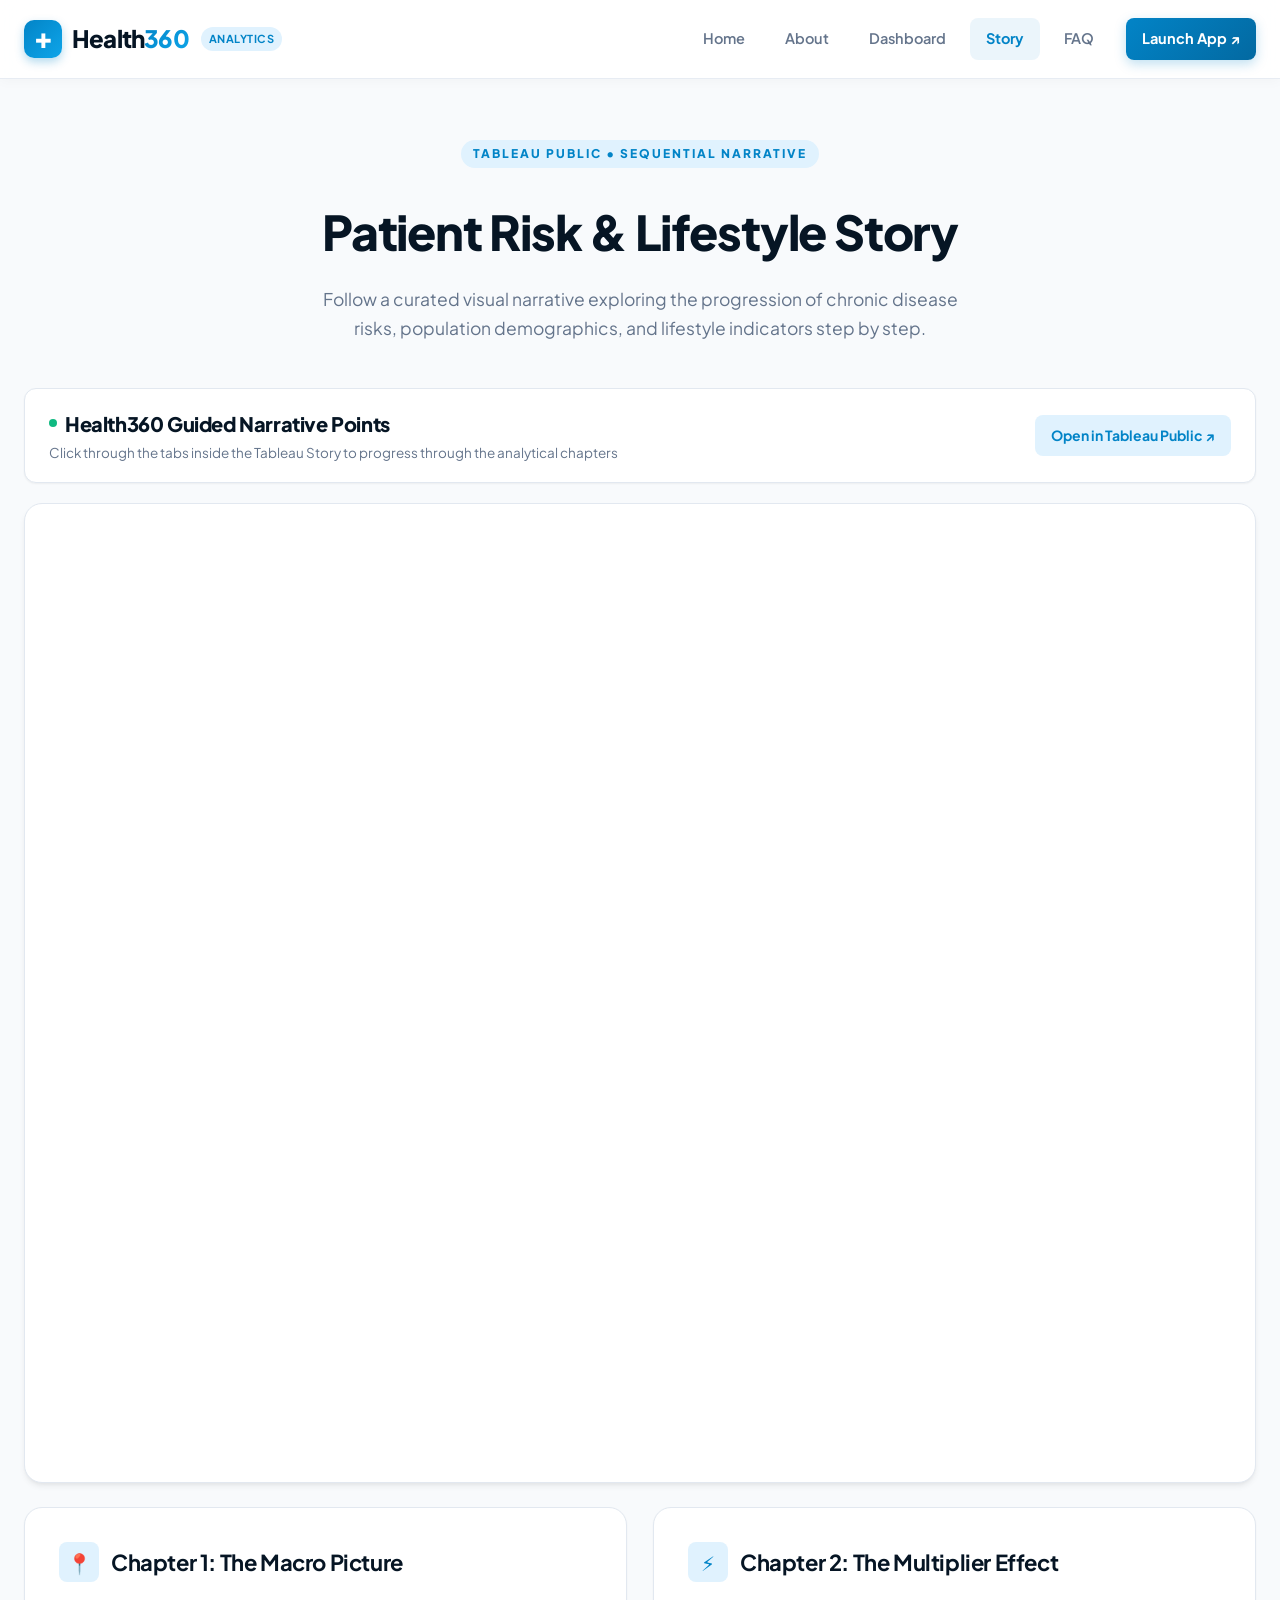
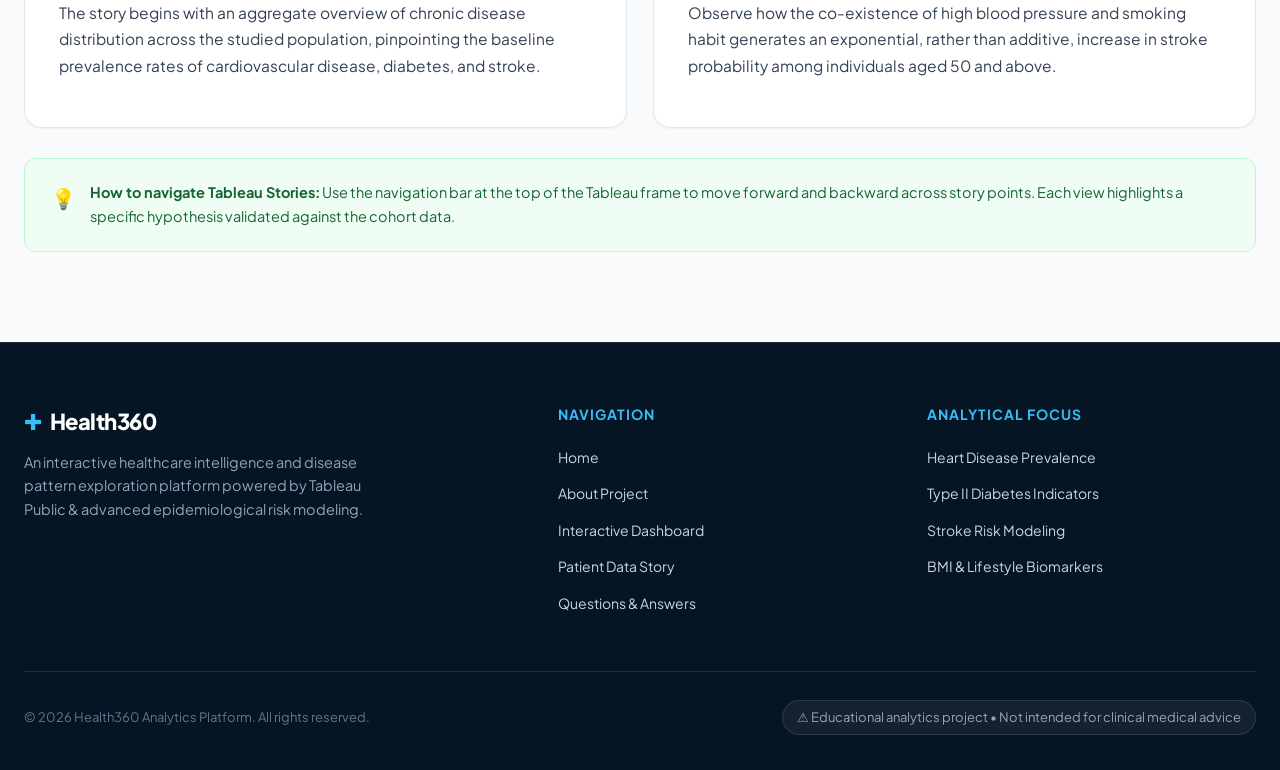
<file: story.html>
<!DOCTYPE html>
<html lang="en">
<head>
  <meta charset="UTF-8" />
  <meta name="viewport" content="width=device-width, initial-scale=1" />
  <meta name="description" content="Health360 - Interactive Tableau healthcare risk and disease analytics platform" />
  <title>Patient Risk & Lifestyle Story | Health360 - Healthcare Risk & Disease Analytics</title>
  <link rel="stylesheet" href="style.css" />
</head>
<body>
  <header class="site-header">
    <nav class="nav wrap" aria-label="Main navigation">
      <a class="brand" href="index.html" aria-label="Health360 home">
        <div class="brand-icon-wrapper">✚</div>
        <div>Health<span class="accent">360</span></div>
        <span class="brand-tag">Analytics</span>
      </a>
      <button class="menu-btn" type="button" aria-expanded="false" aria-controls="nav-links">
        ☰ <span class="sr-only">Toggle Menu</span>
      </button>
      <div id="nav-links" class="nav-links">
        <a href="index.html">Home</a>
        <a href="about.html">About</a>
        <a href="dashboard.html">Dashboard</a>
        <a class="active" href="story.html">Story</a>
        <a href="faq.html">FAQ</a>
        <a class="nav-cta btn" href="dashboard.html">Launch App ↗</a>
      </div>
    </nav>
  </header>

  <main>
    <section class="page-intro wrap">
      <div class="eyebrow">TABLEAU PUBLIC • SEQUENTIAL NARRATIVE</div>
      <h1>Patient Risk & Lifestyle Story</h1>
      <p>Follow a curated visual narrative exploring the progression of chronic disease risks, population demographics, and lifestyle indicators step by step.</p>
    </section>

    <section class="wrap viz-section">
      <!-- STORY CONTROL BAR -->
      <div class="viz-control-bar">
        <div class="viz-title">
          <div style="display: flex; align-items: center; gap: 8px;">
            <span class="pulse-dot"></span>
            <h2>Health360 Guided Narrative Points</h2>
          </div>
          <p>Click through the tabs inside the Tableau Story to progress through the analytical chapters</p>
        </div>
        <div class="viz-actions">
          <a class="external-link" href="https://public.tableau.com/app/profile/ananya.kotasthane/viz/Health360ComprehensiveHealthcareRiskDiseaseAnalytics_17929898861220/Story1" target="_blank" rel="noopener noreferrer">
            Open in Tableau Public ↗
          </a>
        </div>
      </div>

      <!-- TABLEAU STORY FRAME -->
      <div class="viz-frame">
        <tableau-viz 
          id="health360-viz" 
          src="https://public.tableau.com/views/Health360ComprehensiveHealthcareRiskDiseaseAnalytics_17929898861220/Story1" 
          toolbar="bottom" 
          hide-tabs 
          width="100%" 
          height="980px">
        </tableau-viz>
      </div>

      <!-- STORY CHAPTERS BREAKDOWN -->
      <div class="content-grid" style="padding-bottom: 30px;">
        <div class="panel">
          <div class="panel-header">
            <div class="panel-header-icon">📍</div>
            <h2>Chapter 1: The Macro Picture</h2>
          </div>
          <p>
            The story begins with an aggregate overview of chronic disease distribution across the studied population, pinpointing the baseline prevalence rates of cardiovascular disease, diabetes, and stroke.
          </p>
        </div>

        <div class="panel">
          <div class="panel-header">
            <div class="panel-header-icon">⚡</div>
            <h2>Chapter 2: The Multiplier Effect</h2>
          </div>
          <p>
            Observe how the co-existence of high blood pressure and smoking habit generates an exponential, rather than additive, increase in stroke probability among individuals aged 50 and above.
          </p>
        </div>
      </div>

      <div class="notice">
        <span style="font-size: 20px;">💡</span>
        <div>
          <strong>How to navigate Tableau Stories:</strong> Use the navigation bar at the top of the Tableau frame to move forward and backward across story points. Each view highlights a specific hypothesis validated against the cohort data.
        </div>
      </div>
    </section>
  </main>

  <footer class="footer">
    <div class="wrap">
      <div class="footer-top">
        <div class="footer-brand">
          <h3><span style="color: #38bdf8;">✚</span> Health360</h3>
          <p>
            An interactive healthcare intelligence and disease pattern exploration platform powered by Tableau Public & advanced epidemiological risk modeling.
          </p>
        </div>
        <div class="footer-col">
          <h4>Navigation</h4>
          <ul>
            <li><a href="index.html">Home</a></li>
            <li><a href="about.html">About Project</a></li>
            <li><a href="dashboard.html">Interactive Dashboard</a></li>
            <li><a href="story.html">Patient Data Story</a></li>
            <li><a href="faq.html">Questions & Answers</a></li>
          </ul>
        </div>
        <div class="footer-col">
          <h4>Analytical Focus</h4>
          <ul>
            <li><a href="dashboard.html">Heart Disease Prevalence</a></li>
            <li><a href="dashboard.html">Type II Diabetes Indicators</a></li>
            <li><a href="dashboard.html">Stroke Risk Modeling</a></li>
            <li><a href="dashboard.html">BMI & Lifestyle Biomarkers</a></li>
          </ul>
        </div>
      </div>
      <div class="footer-bottom">
        <p>© 2026 Health360 Analytics Platform. All rights reserved.</p>
        <div class="footer-disclaimer-pill">
          ⚠️ Educational analytics project • Not intended for clinical medical advice
        </div>
      </div>
    </div>
  </footer>

  <script src="script.js"></script>
  <script type="module" src="https://public.tableau.com/javascripts/api/tableau.embedding.3.latest.min.js"></script>
</body>
</html>
</file>
<file: style.css>
@import url('https://fonts.googleapis.com/css2?family=Plus+Jakarta+Sans:wght@300;400;500;600;700;800&family=Space+Grotesk:wght@500;700&display=swap');

:root {
  --font-main: 'Plus Jakarta Sans', system-ui, -apple-system, sans-serif;
  --font-mono: 'Space Grotesk', monospace;

  /* Color Palette */
  --primary: #0284c7;
  --primary-hover: #0369a1;
  --primary-light: #e0f2fe;
  
  --teal-glow: #0ea5e9;
  --emerald-accent: #10b981;
  --rose-accent: #f43f5e;
  --amber-accent: #f59e0b;

  --navy-deep: #061524;
  --navy-dark: #0b1f33;
  --navy-surface: #102a45;
  --ink: #0f172a;
  --ink-secondary: #334155;
  --muted: #64748b;
  --muted-light: #94a3b8;

  --bg-page: #f8fafc;
  --card-bg: #ffffff;
  --card-border: #e2e8f0;
  --card-border-hover: #38bdf8;
  --line: #e2e8f0;

  --shadow-sm: 0 1px 2px 0 rgba(0, 0, 0, 0.05);
  --shadow-md: 0 4px 6px -1px rgba(0, 0, 0, 0.07), 0 2px 4px -2px rgba(0, 0, 0, 0.05);
  --shadow-lg: 0 10px 25px -5px rgba(2, 132, 199, 0.08), 0 8px 10px -6px rgba(0, 0, 0, 0.04);
  --shadow-xl: 0 20px 35px -8px rgba(15, 23, 42, 0.09), 0 12px 16px -8px rgba(0, 0, 0, 0.04);
  --shadow-glow: 0 0 25px rgba(14, 165, 233, 0.35);

  --radius-sm: 8px;
  --radius-md: 12px;
  --radius-lg: 18px;
  --radius-xl: 24px;
}

* {
  box-sizing: border-box;
  margin: 0;
  padding: 0;
}

html {
  scroll-behavior: smooth;
}

body {
  font-family: var(--font-main);
  background-color: var(--bg-page);
  color: var(--ink);
  line-height: 1.65;
  -webkit-font-smoothing: antialiased;
  min-height: 100vh;
  display: flex;
  flex-direction: column;
}

a {
  text-decoration: none;
  color: inherit;
  transition: all 0.2s ease;
}

.wrap {
  max-width: 1240px;
  width: calc(100% - 48px);
  margin-left: auto;
  margin-right: auto;
}

/* ================= HEADER & NAV ================= */
.site-header {
  background: rgba(255, 255, 255, 0.88);
  backdrop-filter: blur(14px);
  -webkit-backdrop-filter: blur(14px);
  border-bottom: 1px solid rgba(226, 232, 240, 0.8);
  position: sticky;
  top: 0;
  z-index: 100;
  box-shadow: 0 2px 12px rgba(15, 23, 42, 0.03);
  transition: all 0.3s ease;
}

.nav {
  height: 78px;
  display: flex;
  justify-content: space-between;
  align-items: center;
}

.brand {
  display: flex;
  align-items: center;
  gap: 10px;
  font-size: 24px;
  font-weight: 800;
  letter-spacing: -0.8px;
  color: var(--navy-deep);
}

.brand-icon-wrapper {
  width: 38px;
  height: 38px;
  background: linear-gradient(135deg, #0284c7, #0ea5e9);
  border-radius: 10px;
  display: flex;
  align-items: center;
  justify-content: center;
  color: #fff;
  box-shadow: 0 4px 10px rgba(2, 132, 199, 0.3);
  font-size: 20px;
  font-weight: 900;
}

.brand span.accent {
  background: linear-gradient(135deg, #0284c7 0%, #0ea5e9 100%);
  -webkit-background-clip: text;
  -webkit-text-fill-color: transparent;
}

.brand-tag {
  font-size: 11px;
  font-weight: 700;
  color: var(--primary);
  background: var(--primary-light);
  padding: 3px 8px;
  border-radius: 20px;
  text-transform: uppercase;
  letter-spacing: 0.5px;
  margin-left: 2px;
}

.nav-links {
  display: flex;
  align-items: center;
  gap: 8px;
}

.nav-links a {
  font-size: 14.5px;
  font-weight: 600;
  color: var(--muted);
  padding: 9px 16px;
  border-radius: var(--radius-sm);
  transition: all 0.2s ease;
}

.nav-links a:hover {
  color: var(--primary);
  background: rgba(2, 132, 199, 0.06);
}

.nav-links a.active {
  color: var(--primary);
  background: rgba(2, 132, 199, 0.08);
  font-weight: 700;
}

.nav-cta {
  background: linear-gradient(135deg, #0284c7, #0369a1);
  color: #ffffff !important;
  font-weight: 700 !important;
  box-shadow: 0 4px 12px rgba(2, 132, 199, 0.25);
  margin-left: 8px;
}

.nav-cta:hover {
  background: linear-gradient(135deg, #0369a1, #075985) !important;
  transform: translateY(-1px);
  box-shadow: 0 6px 16px rgba(2, 132, 199, 0.35);
}

.menu-btn {
  display: none;
  background: #f1f5f9;
  border: 1px solid var(--line);
  color: var(--ink);
  font-size: 18px;
  padding: 8px 14px;
  border-radius: var(--radius-sm);
  cursor: pointer;
  transition: background 0.2s ease;
}

/* ================= HERO SECTION ================= */
.hero {
  display: grid;
  grid-template-columns: 1.15fr 0.85fr;
  align-items: center;
  gap: 56px;
  padding: 70px 0 80px;
  position: relative;
}

.hero-glow-blob {
  position: absolute;
  top: 10%;
  right: -5%;
  width: 480px;
  height: 480px;
  background: radial-gradient(circle, rgba(14, 165, 233, 0.12) 0%, rgba(16, 185, 129, 0.04) 60%, transparent 80%);
  border-radius: 50%;
  pointer-events: none;
  z-index: 0;
  filter: blur(40px);
}

.hero-content {
  position: relative;
  z-index: 1;
}

.status-pill {
  display: inline-flex;
  align-items: center;
  gap: 8px;
  background: #ffffff;
  border: 1px solid rgba(14, 165, 233, 0.3);
  box-shadow: 0 2px 8px rgba(14, 165, 233, 0.1);
  padding: 6px 14px;
  border-radius: 30px;
  font-size: 12.5px;
  font-weight: 700;
  color: #0369a1;
  margin-bottom: 24px;
  letter-spacing: 0.2px;
}

.pulse-dot {
  width: 8px;
  height: 8px;
  background-color: var(--emerald-accent);
  border-radius: 50%;
  box-shadow: 0 0 0 0 rgba(16, 185, 129, 0.7);
  animation: pulse-ring 2s infinite cubic-bezier(0.4, 0, 0.6, 1);
}

@keyframes pulse-ring {
  0% {
    box-shadow: 0 0 0 0 rgba(16, 185, 129, 0.7);
  }
  70% {
    box-shadow: 0 0 0 9px rgba(16, 185, 129, 0);
  }
  100% {
    box-shadow: 0 0 0 0 rgba(16, 185, 129, 0);
  }
}

.hero h1 {
  font-size: clamp(38px, 4.5vw, 62px);
  line-height: 1.12;
  letter-spacing: -2px;
  color: var(--navy-deep);
  font-weight: 800;
  margin-bottom: 22px;
}

.hero h1 span.gradient-text {
  background: linear-gradient(135deg, #0284c7 0%, #0d9488 100%);
  -webkit-background-clip: text;
  -webkit-text-fill-color: transparent;
}

.hero-content p.hero-subtitle {
  font-size: 18px;
  line-height: 1.65;
  color: var(--ink-secondary);
  max-width: 610px;
  margin-bottom: 32px;
}

.button-row {
  display: flex;
  align-items: center;
  gap: 16px;
  flex-wrap: wrap;
  margin-bottom: 32px;
}

.btn {
  display: inline-flex;
  align-items: center;
  justify-content: center;
  gap: 8px;
  padding: 14px 26px;
  border-radius: var(--radius-md);
  font-size: 15px;
  font-weight: 700;
  cursor: pointer;
  transition: all 0.25s cubic-bezier(0.16, 1, 0.3, 1);
  border: none;
}

.btn.primary {
  background: linear-gradient(135deg, #0284c7 0%, #0369a1 100%);
  color: #ffffff;
  box-shadow: 0 8px 20px -4px rgba(2, 132, 199, 0.4);
}

.btn.primary:hover {
  transform: translateY(-2px);
  box-shadow: 0 12px 24px -4px rgba(2, 132, 199, 0.5);
  background: linear-gradient(135deg, #0369a1 0%, #075985 100%);
}

.btn.secondary {
  background: #ffffff;
  color: var(--navy-deep);
  border: 1px solid var(--line);
  box-shadow: var(--shadow-sm);
}

.btn.secondary:hover {
  background: #f8fafc;
  border-color: #cbd5e1;
  transform: translateY(-2px);
}

.stats-ticker {
  display: grid;
  grid-template-columns: repeat(3, 1fr);
  gap: 20px;
  padding-top: 24px;
  border-top: 1px solid var(--line);
}

.stat-item h4 {
  font-size: 26px;
  font-weight: 800;
  color: var(--navy-deep);
  letter-spacing: -0.5px;
}

.stat-item p {
  font-size: 13px;
  font-weight: 600;
  color: var(--muted);
}

/* ================= HERO INTERACTIVE CARD ================= */
.hero-art-container {
  position: relative;
  z-index: 1;
}

.hero-dashboard-preview {
  background: linear-gradient(145deg, #0a2239 0%, #061524 100%);
  border-radius: var(--radius-xl);
  border: 1px solid rgba(255, 255, 255, 0.12);
  padding: 30px;
  box-shadow: var(--shadow-xl), var(--shadow-glow);
  color: #ffffff;
  position: relative;
  overflow: hidden;
}

.preview-header {
  display: flex;
  justify-content: space-between;
  align-items: center;
  border-bottom: 1px solid rgba(255, 255, 255, 0.1);
  padding-bottom: 18px;
  margin-bottom: 22px;
}

.live-badge {
  display: flex;
  align-items: center;
  gap: 6px;
  font-size: 11px;
  font-weight: 700;
  letter-spacing: 1px;
  text-transform: uppercase;
  color: #38bdf8;
}

.pulse-line-wrapper {
  background: rgba(15, 23, 42, 0.6);
  border-radius: var(--radius-md);
  border: 1px solid rgba(56, 189, 248, 0.2);
  padding: 16px;
  margin-bottom: 20px;
  position: relative;
}

.ecg-svg {
  width: 100%;
  height: 70px;
  stroke: #38bdf8;
  stroke-width: 2.5;
  fill: none;
  filter: drop-shadow(0 0 6px #38bdf8);
}

.ecg-path {
  stroke-dasharray: 600;
  stroke-dashoffset: 600;
  animation: ecg-draw 3.5s linear infinite;
}

@keyframes ecg-draw {
  to {
    stroke-dashoffset: 0;
  }
}

.metrics-row {
  display: grid;
  grid-template-columns: repeat(2, 1fr);
  gap: 14px;
}

.metric-card {
  background: rgba(255, 255, 255, 0.05);
  border: 1px solid rgba(255, 255, 255, 0.08);
  border-radius: var(--radius-md);
  padding: 14px;
  backdrop-filter: blur(8px);
}

.metric-title {
  font-size: 11px;
  color: #94a3b8;
  text-transform: uppercase;
  letter-spacing: 0.8px;
  margin-bottom: 4px;
}

.metric-val {
  font-size: 20px;
  font-weight: 700;
  color: #ffffff;
  display: flex;
  align-items: center;
  justify-content: space-between;
}

.metric-tag {
  font-size: 11px;
  font-weight: 700;
  padding: 2px 7px;
  border-radius: 6px;
}

.tag-green {
  background: rgba(16, 185, 129, 0.2);
  color: #34d399;
}

.tag-amber {
  background: rgba(245, 158, 11, 0.2);
  color: #fbbf24;
}

.floating-badge {
  position: absolute;
  bottom: -15px;
  right: 25px;
  background: #ffffff;
  color: var(--navy-deep);
  border-radius: var(--radius-md);
  padding: 10px 18px;
  display: flex;
  align-items: center;
  gap: 10px;
  box-shadow: 0 12px 25px rgba(0, 0, 0, 0.15);
  font-size: 13px;
  font-weight: 700;
  animation: float-badge 3s ease-in-out infinite;
  border: 1px solid var(--card-border);
}

@keyframes float-badge {
  0%, 100% {
    transform: translateY(0);
  }
  50% {
    transform: translateY(-8px);
  }
}

/* ================= SECTION STYLING ================= */
.section {
  padding: 70px 0 100px;
}

.section-heading {
  text-align: center;
  max-width: 720px;
  margin: 0 auto 50px;
}

.eyebrow {
  display: inline-block;
  font-size: 12px;
  letter-spacing: 2px;
  color: var(--primary);
  font-weight: 800;
  text-transform: uppercase;
  margin-bottom: 12px;
  background: var(--primary-light);
  padding: 4px 12px;
  border-radius: 20px;
}

.section-heading h2 {
  font-size: clamp(28px, 3.2vw, 42px);
  font-weight: 800;
  letter-spacing: -1.2px;
  color: var(--navy-deep);
  margin-bottom: 14px;
}

.section-heading p {
  font-size: 17px;
  color: var(--muted);
  line-height: 1.6;
}

/* ================= FEATURE CARDS ================= */
.cards {
  display: grid;
  grid-template-columns: repeat(3, 1fr);
  gap: 28px;
}

.feature-card {
  background: var(--card-bg);
  border: 1px solid var(--card-border);
  border-radius: var(--radius-lg);
  padding: 34px 30px;
  box-shadow: var(--shadow-sm);
  transition: all 0.3s cubic-bezier(0.16, 1, 0.3, 1);
  display: flex;
  flex-direction: column;
  position: relative;
  overflow: hidden;
}

.feature-card::before {
  content: "";
  position: absolute;
  top: 0;
  left: 0;
  right: 0;
  height: 4px;
  background: transparent;
  transition: background 0.3s ease;
}

.feature-card:hover {
  transform: translateY(-6px);
  border-color: var(--card-border-hover);
  box-shadow: var(--shadow-lg);
}

.feature-card:hover::before {
  background: linear-gradient(90deg, #0284c7, #0ea5e9);
}

.feature-icon-box {
  width: 58px;
  height: 58px;
  border-radius: var(--radius-md);
  background: var(--primary-light);
  display: flex;
  align-items: center;
  justify-content: center;
  color: var(--primary);
  font-size: 26px;
  margin-bottom: 22px;
  transition: transform 0.3s ease;
}

.feature-card:hover .feature-icon-box {
  transform: scale(1.08);
}

.feature-card h3 {
  font-size: 21px;
  font-weight: 700;
  color: var(--navy-deep);
  margin-bottom: 12px;
  letter-spacing: -0.5px;
}

.feature-card p {
  font-size: 15px;
  color: var(--muted);
  line-height: 1.65;
  margin-bottom: 24px;
  flex-grow: 1;
}

.card-link {
  display: inline-flex;
  align-items: center;
  gap: 6px;
  color: var(--primary);
  font-weight: 700;
  font-size: 14.5px;
}

.card-link svg {
  transition: transform 0.2s ease;
}

.feature-card:hover .card-link svg {
  transform: translateX(4px);
}

/* ================= INTERACTIVE RISK CALCULATOR DEMO ================= */
.risk-calc-section {
  background: linear-gradient(135deg, #091e33 0%, #061524 100%);
  border-radius: var(--radius-xl);
  padding: 50px 44px;
  color: #ffffff;
  margin: 60px 0 80px;
  box-shadow: var(--shadow-xl);
  border: 1px solid rgba(255, 255, 255, 0.08);
  position: relative;
  overflow: hidden;
}

.calc-grid {
  display: grid;
  grid-template-columns: 1fr 1fr;
  gap: 40px;
  align-items: center;
}

.calc-info h3 {
  font-size: 32px;
  font-weight: 800;
  letter-spacing: -1px;
  margin-bottom: 14px;
}

.calc-info p {
  color: #94a3b8;
  font-size: 16px;
  line-height: 1.65;
  margin-bottom: 22px;
}

.calc-form {
  background: rgba(255, 255, 255, 0.06);
  border: 1px solid rgba(255, 255, 255, 0.12);
  border-radius: var(--radius-lg);
  padding: 28px;
  backdrop-filter: blur(12px);
}

.input-group {
  margin-bottom: 18px;
}

.input-group label {
  display: flex;
  justify-content: space-between;
  font-size: 13px;
  font-weight: 600;
  color: #e2e8f0;
  margin-bottom: 6px;
}

.input-group label span.val-display {
  color: #38bdf8;
  font-weight: 700;
  font-family: var(--font-mono);
}

.calc-slider {
  width: 100%;
  accent-color: #0ea5e9;
  cursor: pointer;
}

.calc-options-row {
  display: grid;
  grid-template-columns: 1fr 1fr;
  gap: 12px;
  margin-bottom: 20px;
}

.calc-checkbox-btn {
  display: flex;
  align-items: center;
  gap: 8px;
  background: rgba(255, 255, 255, 0.04);
  border: 1px solid rgba(255, 255, 255, 0.1);
  padding: 10px 14px;
  border-radius: var(--radius-sm);
  font-size: 13.5px;
  color: #cbd5e1;
  cursor: pointer;
  user-select: none;
  transition: all 0.2s ease;
}

.calc-checkbox-btn:has(input:checked) {
  background: rgba(14, 165, 233, 0.2);
  border-color: #38bdf8;
  color: #ffffff;
}

.calc-output {
  margin-top: 20px;
  padding-top: 18px;
  border-top: 1px solid rgba(255, 255, 255, 0.1);
  display: flex;
  align-items: center;
  justify-content: space-between;
}

.risk-level-badge {
  font-size: 14px;
  font-weight: 800;
  padding: 6px 14px;
  border-radius: 20px;
  text-transform: uppercase;
  letter-spacing: 0.5px;
}

.risk-low {
  background: rgba(16, 185, 129, 0.2);
  color: #34d399;
  border: 1px solid rgba(16, 185, 129, 0.4);
}

.risk-moderate {
  background: rgba(245, 158, 11, 0.2);
  color: #fbbf24;
  border: 1px solid rgba(245, 158, 11, 0.4);
}

.risk-elevated {
  background: rgba(244, 63, 94, 0.2);
  color: #fb7185;
  border: 1px solid rgba(244, 63, 94, 0.4);
}

/* ================= PAGE INTRO ================= */
.page-intro {
  text-align: center;
  padding: 60px 0 35px;
}

.page-intro h1 {
  font-size: clamp(32px, 3.8vw, 48px);
  font-weight: 800;
  letter-spacing: -1.2px;
  color: var(--navy-deep);
  margin: 12px 0 14px;
}

.page-intro p {
  font-size: 17.5px;
  color: var(--muted);
  max-width: 680px;
  margin: 0 auto;
}

/* ================= CONTENT GRID / ABOUT ================= */
.content-grid {
  display: grid;
  grid-template-columns: repeat(2, 1fr);
  gap: 26px;
  padding-bottom: 90px;
}

.wide {
  grid-column: 1 / -1;
}

.panel {
  background: #ffffff;
  border: 1px solid var(--card-border);
  border-radius: var(--radius-lg);
  padding: 34px;
  box-shadow: var(--shadow-sm);
  transition: all 0.25s ease;
}

.panel:hover {
  box-shadow: var(--shadow-md);
}

.panel-header {
  display: flex;
  align-items: center;
  gap: 12px;
  margin-bottom: 18px;
}

.panel-header-icon {
  width: 40px;
  height: 40px;
  background: var(--primary-light);
  color: var(--primary);
  border-radius: var(--radius-sm);
  display: flex;
  align-items: center;
  justify-content: center;
  font-size: 20px;
}

.panel h2 {
  font-size: 22px;
  font-weight: 700;
  color: var(--navy-deep);
  letter-spacing: -0.4px;
}

.panel p {
  color: var(--ink-secondary);
  font-size: 15.5px;
  line-height: 1.7;
  margin-bottom: 14px;
}

.panel ul {
  padding-left: 20px;
  color: var(--ink-secondary);
}

.panel li {
  margin: 10px 0;
  font-size: 15px;
  line-height: 1.6;
}

.panel li strong {
  color: var(--navy-deep);
}

.notice {
  background: #f0fdf4;
  border: 1px solid #bbf7d0;
  border-radius: var(--radius-md);
  padding: 22px 26px;
  color: #166534;
  font-size: 14.5px;
  line-height: 1.65;
  display: flex;
  align-items: flex-start;
  gap: 14px;
}

.notice.caution {
  background: #eff6ff;
  border-color: #bfdbfe;
  color: #1e40af;
}

/* ================= VIZ DASHBOARD / STORY ================= */
.viz-section {
  padding: 10px 0 90px;
}

.viz-control-bar {
  display: flex;
  justify-content: space-between;
  align-items: center;
  background: #ffffff;
  border: 1px solid var(--card-border);
  border-radius: var(--radius-md);
  padding: 18px 24px;
  margin-bottom: 20px;
  box-shadow: var(--shadow-sm);
}

.viz-title h2 {
  font-size: 20px;
  font-weight: 800;
  color: var(--navy-deep);
  letter-spacing: -0.4px;
}

.viz-title p {
  font-size: 13.5px;
  color: var(--muted);
  margin-top: 2px;
}

.viz-actions {
  display: flex;
  align-items: center;
  gap: 12px;
}

.viz-frame {
  background: #ffffff;
  border: 1px solid var(--card-border);
  border-radius: var(--radius-lg);
  min-height: 980px;
  padding: 12px;
  box-shadow: var(--shadow-md);
  position: relative;
  overflow: hidden;
  margin-bottom: 24px;
}

.viz-frame tableau-viz {
  display: block;
  width: 100%;
  border-radius: var(--radius-md);
}

.external-link {
  display: inline-flex;
  align-items: center;
  gap: 6px;
  background: var(--primary-light);
  color: var(--primary);
  font-weight: 700;
  font-size: 14px;
  padding: 9px 16px;
  border-radius: var(--radius-sm);
}

.external-link:hover {
  background: #bae6fd;
}

/* ================= FAQ ACCORDION ================= */
.faq-container {
  max-width: 860px;
  margin: 0 auto;
  padding: 10px 0 90px;
}

.faq-search-box {
  margin-bottom: 30px;
  position: relative;
}

.faq-search-input {
  width: 100%;
  padding: 16px 20px 16px 48px;
  border-radius: var(--radius-md);
  border: 1px solid var(--card-border);
  font-size: 15px;
  background: #ffffff;
  box-shadow: var(--shadow-sm);
  outline: none;
  font-family: inherit;
  transition: all 0.2s ease;
}

.faq-search-input:focus {
  border-color: var(--primary);
  box-shadow: 0 0 0 3px rgba(2, 132, 199, 0.15);
}

.faq-search-icon {
  position: absolute;
  left: 18px;
  top: 50%;
  transform: translateY(-50%);
  color: var(--muted);
  font-size: 18px;
}

.faq-item {
  background: #ffffff;
  border: 1px solid var(--card-border);
  border-radius: var(--radius-md);
  margin-bottom: 14px;
  box-shadow: var(--shadow-sm);
  overflow: hidden;
  transition: all 0.25s ease;
}

.faq-item:hover {
  border-color: #cbd5e1;
}

.faq-question {
  width: 100%;
  text-align: left;
  background: transparent;
  border: none;
  padding: 22px 26px;
  font-size: 16.5px;
  font-weight: 700;
  color: var(--navy-deep);
  cursor: pointer;
  display: flex;
  justify-content: space-between;
  align-items: center;
  gap: 16px;
  font-family: inherit;
}

.faq-icon-arrow {
  width: 28px;
  height: 28px;
  border-radius: 50%;
  background: #f1f5f9;
  display: flex;
  align-items: center;
  justify-content: center;
  color: var(--primary);
  font-size: 16px;
  transition: transform 0.3s cubic-bezier(0.16, 1, 0.3, 1), background 0.2s;
  flex-shrink: 0;
}

.faq-item.open .faq-icon-arrow {
  transform: rotate(180deg);
  background: var(--primary-light);
}

.faq-answer {
  max-height: 0;
  overflow: hidden;
  transition: max-height 0.35s cubic-bezier(0.16, 1, 0.3, 1);
}

.faq-answer-inner {
  padding: 0 26px 24px;
  color: var(--ink-secondary);
  font-size: 15px;
  line-height: 1.7;
}

/* ================= FOOTER ================= */
.footer {
  background: var(--navy-deep);
  color: #ffffff;
  padding: 60px 0 35px;
  margin-top: auto;
  border-top: 1px solid rgba(255, 255, 255, 0.08);
}

.footer-top {
  display: grid;
  grid-template-columns: 1.5fr 1fr 1fr;
  gap: 40px;
  padding-bottom: 45px;
  border-bottom: 1px solid rgba(255, 255, 255, 0.1);
}

.footer-brand h3 {
  font-size: 22px;
  font-weight: 800;
  letter-spacing: -0.5px;
  margin-bottom: 12px;
  display: flex;
  align-items: center;
  gap: 8px;
}

.footer-brand p {
  color: #94a3b8;
  font-size: 14.5px;
  line-height: 1.6;
  max-width: 360px;
}

.footer-col h4 {
  font-size: 14px;
  font-weight: 700;
  text-transform: uppercase;
  letter-spacing: 1px;
  color: #38bdf8;
  margin-bottom: 18px;
}

.footer-col ul {
  list-style: none;
}

.footer-col li {
  margin-bottom: 10px;
}

.footer-col a {
  color: #cbd5e1;
  font-size: 14px;
}

.footer-col a:hover {
  color: #ffffff;
  padding-left: 4px;
}

.footer-bottom {
  display: flex;
  justify-content: space-between;
  align-items: center;
  padding-top: 28px;
  font-size: 13px;
  color: #64748b;
  flex-wrap: wrap;
  gap: 15px;
}

.footer-bottom p {
  margin: 0;
}

.footer-disclaimer-pill {
  background: rgba(255, 255, 255, 0.06);
  padding: 6px 14px;
  border-radius: 20px;
  border: 1px solid rgba(255, 255, 255, 0.1);
  color: #94a3b8;
}

.sr-only {
  position: absolute;
  width: 1px;
  height: 1px;
  overflow: hidden;
  clip: rect(0, 0, 0, 0);
}

/* ================= RESPONSIVE ================= */
@media (max-width: 992px) {
  .hero {
    grid-template-columns: 1fr;
    gap: 40px;
    padding-top: 40px;
  }
  .hero-art-container {
    max-width: 580px;
    margin: 0 auto;
    width: 100%;
  }
  .cards {
    grid-template-columns: repeat(2, 1fr);
  }
  .calc-grid {
    grid-template-columns: 1fr;
  }
  .footer-top {
    grid-template-columns: 1fr;
    gap: 30px;
  }
}

@media (max-width: 768px) {
  .cards {
    grid-template-columns: 1fr;
  }
  .content-grid {
    grid-template-columns: 1fr;
  }
  .stats-ticker {
    grid-template-columns: 1fr;
    gap: 12px;
  }
  .menu-btn {
    display: block;
  }
  .nav-links {
    display: none;
    position: absolute;
    top: 78px;
    left: 0;
    right: 0;
    background: #ffffff;
    flex-direction: column;
    align-items: stretch;
    padding: 20px 24px;
    gap: 8px;
    border-bottom: 1px solid var(--line);
    box-shadow: 0 10px 25px rgba(0, 0, 0, 0.08);
  }
  .nav-links.open {
    display: flex;
  }
  .nav-cta {
    margin-left: 0;
    text-align: center;
  }
  .viz-control-bar {
    flex-direction: column;
    align-items: flex-start;
    gap: 14px;
  }
  .wrap {
    width: calc(100% - 32px);
  }
}
</file>
